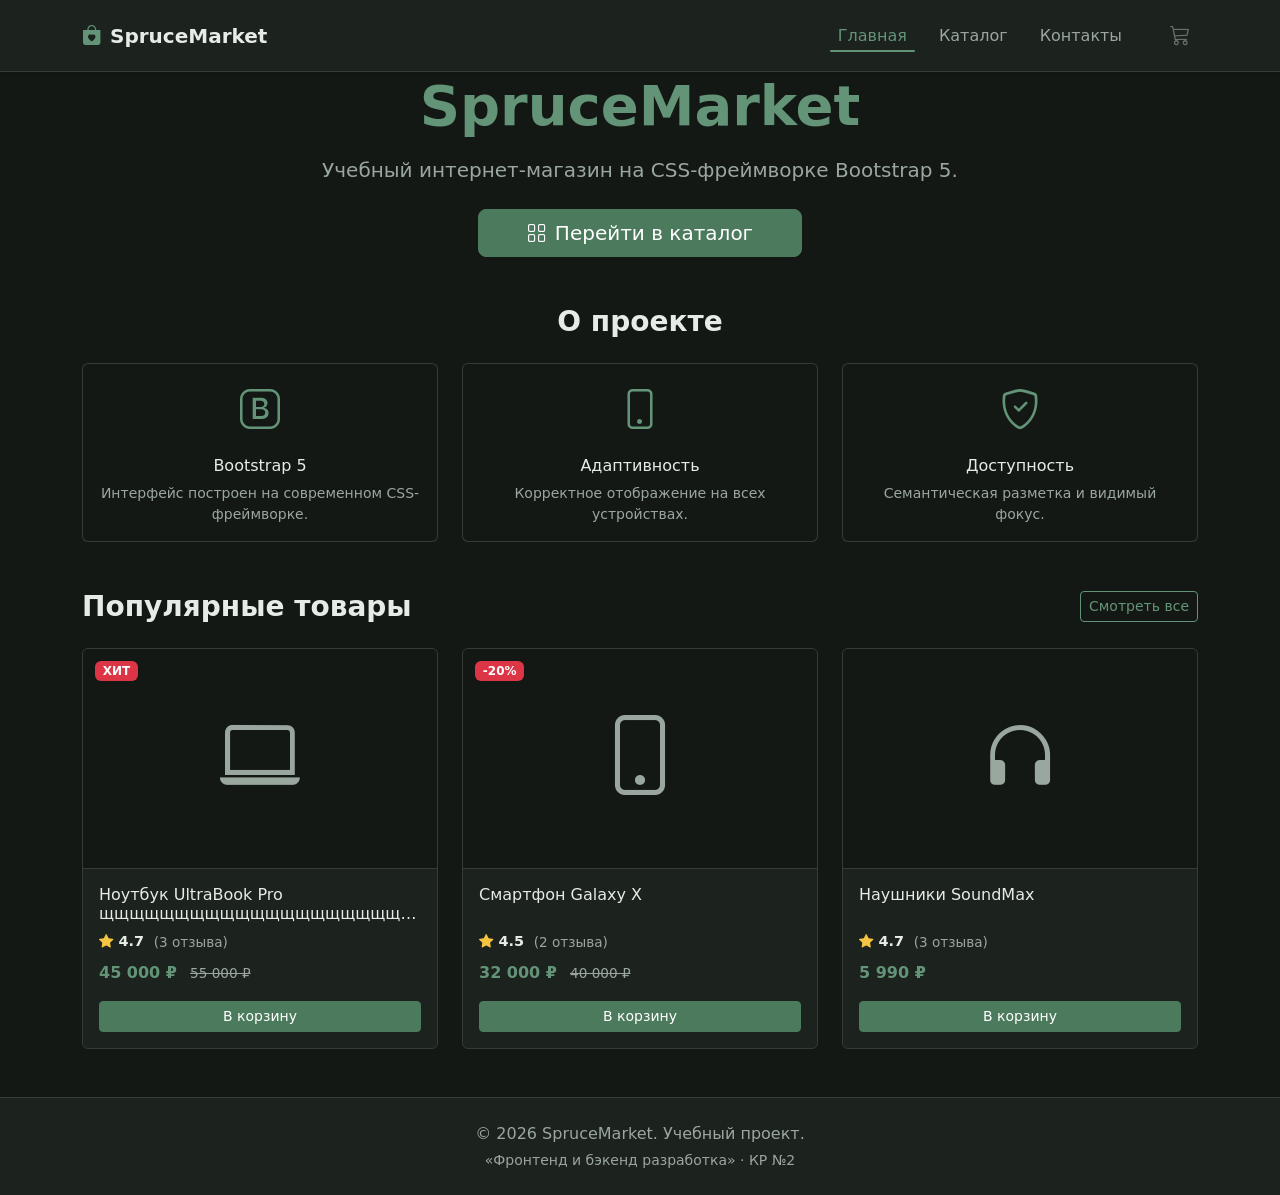
<file: index.html>
<!DOCTYPE html>
<html lang="ru" data-bs-theme="dark">
<head>
  <meta charset="UTF-8">
  <meta name="viewport" content="width=device-width, initial-scale=1.0">
  <meta name="description" content="SpruceMarket — учебный маркетплейс. КР №2">
  <title>Главная — SpruceMarket</title>
  <link href="https://cdn.jsdelivr.net/npm/bootstrap@5.3.2/dist/css/bootstrap.min.css" rel="stylesheet">
  <link rel="stylesheet" href="https://cdn.jsdelivr.net/npm/bootstrap-icons@1.11.1/font/bootstrap-icons.css">
  <link rel="stylesheet" href="css/custom.css">
</head>
<body>

  <nav class="navbar navbar-expand-lg fixed-top shadow-sm site-navbar" aria-label="Основная навигация">
    <div class="container">
      <a class="navbar-brand site-navbar__brand" href="index.html">
        <i class="bi bi-bag-heart-fill me-2"></i>SpruceMarket
      </a>
      <button class="navbar-toggler site-navbar__toggler" type="button" data-bs-toggle="collapse" data-bs-target="#mainNavbar"
              aria-controls="mainNavbar" aria-expanded="false" aria-label="Открыть меню">
        <span class="navbar-toggler-icon"></span>
      </button>
      <div class="collapse navbar-collapse" id="mainNavbar">
        <ul class="navbar-nav ms-auto align-items-lg-center gap-lg-3">
          <li class="nav-item"><a class="nav-link site-navbar__link" href="index.html">Главная</a></li>
          <li class="nav-item"><a class="nav-link site-navbar__link" href="catalog.html">Каталог</a></li>
          <li class="nav-item"><a class="nav-link site-navbar__link" href="contacts.html">Контакты</a></li>
          <li class="nav-item ms-lg-3">
            <a class="nav-link site-navbar__cart d-flex align-items-center" href="order.html" aria-label="Корзина">
              <i class="bi bi-cart3 fs-5"></i>
              <span id="cart-count" class="badge rounded-pill bg-danger ms-1" style="display: none;">0</span>
            </a>
          </li>
        </ul>
      </div>
    </div>
  </nav>

  <main>
    <section class="hero text-center">
      <div class="container">
        <h1 class="display-4 fw-bold mb-3" style="color: var(--accent-hover);">SpruceMarket</h1>
        <p class="lead text-muted mb-4 mx-auto" style="max-width: 700px;">
          Учебный интернет-магазин на CSS-фреймворке Bootstrap 5.
        </p>
        <a href="catalog.html" class="btn btn-primary btn-lg px-5">
          <i class="bi bi-grid me-2"></i>Перейти в каталог
        </a>
      </div>
    </section>

    <section class="container my-5" id="advantages">
      <h2 class="h3 fw-bold mb-4 text-center">О проекте</h2>
      <div class="row row-cols-1 row-cols-md-3 g-4">
        <div class="col">
          <div class="card h-100 p-3 text-center">
            <i class="bi bi-bootstrap fs-1 d-block mb-3" style="color: var(--accent-hover);"></i>
            <h3 class="h6">Bootstrap 5</h3>
            <p class="text-muted small mb-0">Интерфейс построен на современном CSS-фреймворке.</p>
          </div>
        </div>
        <div class="col">
          <div class="card h-100 p-3 text-center">
            <i class="bi bi-phone fs-1 d-block mb-3" style="color: var(--accent-hover);"></i>
            <h3 class="h6">Адаптивность</h3>
            <p class="text-muted small mb-0">Корректное отображение на всех устройствах.</p>
          </div>
        </div>
        <div class="col">
          <div class="card h-100 p-3 text-center">
            <i class="bi bi-shield-check fs-1 d-block mb-3" style="color: var(--accent-hover);"></i>
            <h3 class="h6">Доступность</h3>
            <p class="text-muted small mb-0">Семантическая разметка и видимый фокус.</p>
          </div>
        </div>
      </div>
    </section>

    <section class="container pb-5" id="popular">
      <div class="d-flex justify-content-between align-items-center mb-4">
        <h2 class="h3 fw-bold mb-0">Популярные товары</h2>
        <a href="catalog.html" class="btn btn-outline-primary btn-sm">Смотреть все</a>
      </div>
      <div class="row row-cols-1 row-cols-md-3 g-4" id="popular-grid">
        <!-- Карточки генерируются через JavaScript -->
      </div>
    </section>
  </main>

  <footer class="site-footer py-4" id="contacts">
    <div class="container text-center">
      <p class="mb-1">&copy; 2026 SpruceMarket. Учебный проект.</p>
      <p class="mb-0 small site-footer__text">«Фронтенд и бэкенд разработка» · КР №2</p>
    </div>
  </footer>

  <button id="backToTop" class="back-to-top" type="button" aria-label="Вернуться наверх">
    <i class="bi bi-arrow-up"></i>
  </button>

  <div class="modal fade" id="orderModal" tabindex="-1" aria-labelledby="orderModalLabel" aria-hidden="true">
    <div class="modal-dialog modal-dialog-centered">
      <div class="modal-content">
        <div class="modal-header">
          <h5 class="modal-title" id="orderModalLabel">Оформление заказа</h5>
          <button type="button" class="btn-close" data-bs-dismiss="modal" aria-label="Закрыть"></button>
        </div>
        <div class="modal-body">
          <form id="orderForm" class="needs-validation" novalidate>
            <input type="hidden" id="selectedProduct" name="product">
            <div class="mb-3">
              <label for="orderName" class="form-label">Ваше имя</label>
              <input type="text" class="form-control" id="orderName" required minlength="2">
              <div class="invalid-feedback">Введите имя (минимум 2 символа).</div>
            </div>
            <div class="mb-3">
              <label for="orderPhone" class="form-label">Телефон</label>
              <input type="tel" class="form-control" id="orderPhone" placeholder="+7 (999) 000-00-00" pattern="^\+7 \(\d{3}\) \d{3}-\d{2}-\d{2}$" required>
              <div class="invalid-feedback">Формат: +7 (999) 000-00-00</div>
            </div>
            <div class="mb-3 form-check">
              <input type="checkbox" class="form-check-input" id="orderAgreement" required>
              <label class="form-check-label" for="orderAgreement">Согласен на обработку персональных данных</label>
              <div class="invalid-feedback">Необходимо ваше согласие.</div>
            </div>
            <button type="submit" class="btn btn-primary w-100">Подтвердить заказ</button>
          </form>
        </div>
      </div>
    </div>
  </div>

  <div class="toast-container">
    <div id="successToast" class="toast align-items-center text-white border-0" role="alert">
      <div class="d-flex">
        <div class="toast-body"><i class="bi bi-check-circle-fill me-2"></i>Заказ успешно оформлен!</div>
        <button type="button" class="btn-close btn-close-white me-2 m-auto" data-bs-dismiss="toast"></button>
      </div>
    </div>
  </div>

  <script src="https://cdn.jsdelivr.net/npm/bootstrap@5.3.2/dist/js/bootstrap.bundle.min.js"></script>
  <script src="js/products.js"></script>
  <script src="js/cart.js"></script>
  <script src="js/main.js"></script>
</body>
</html>
</file>
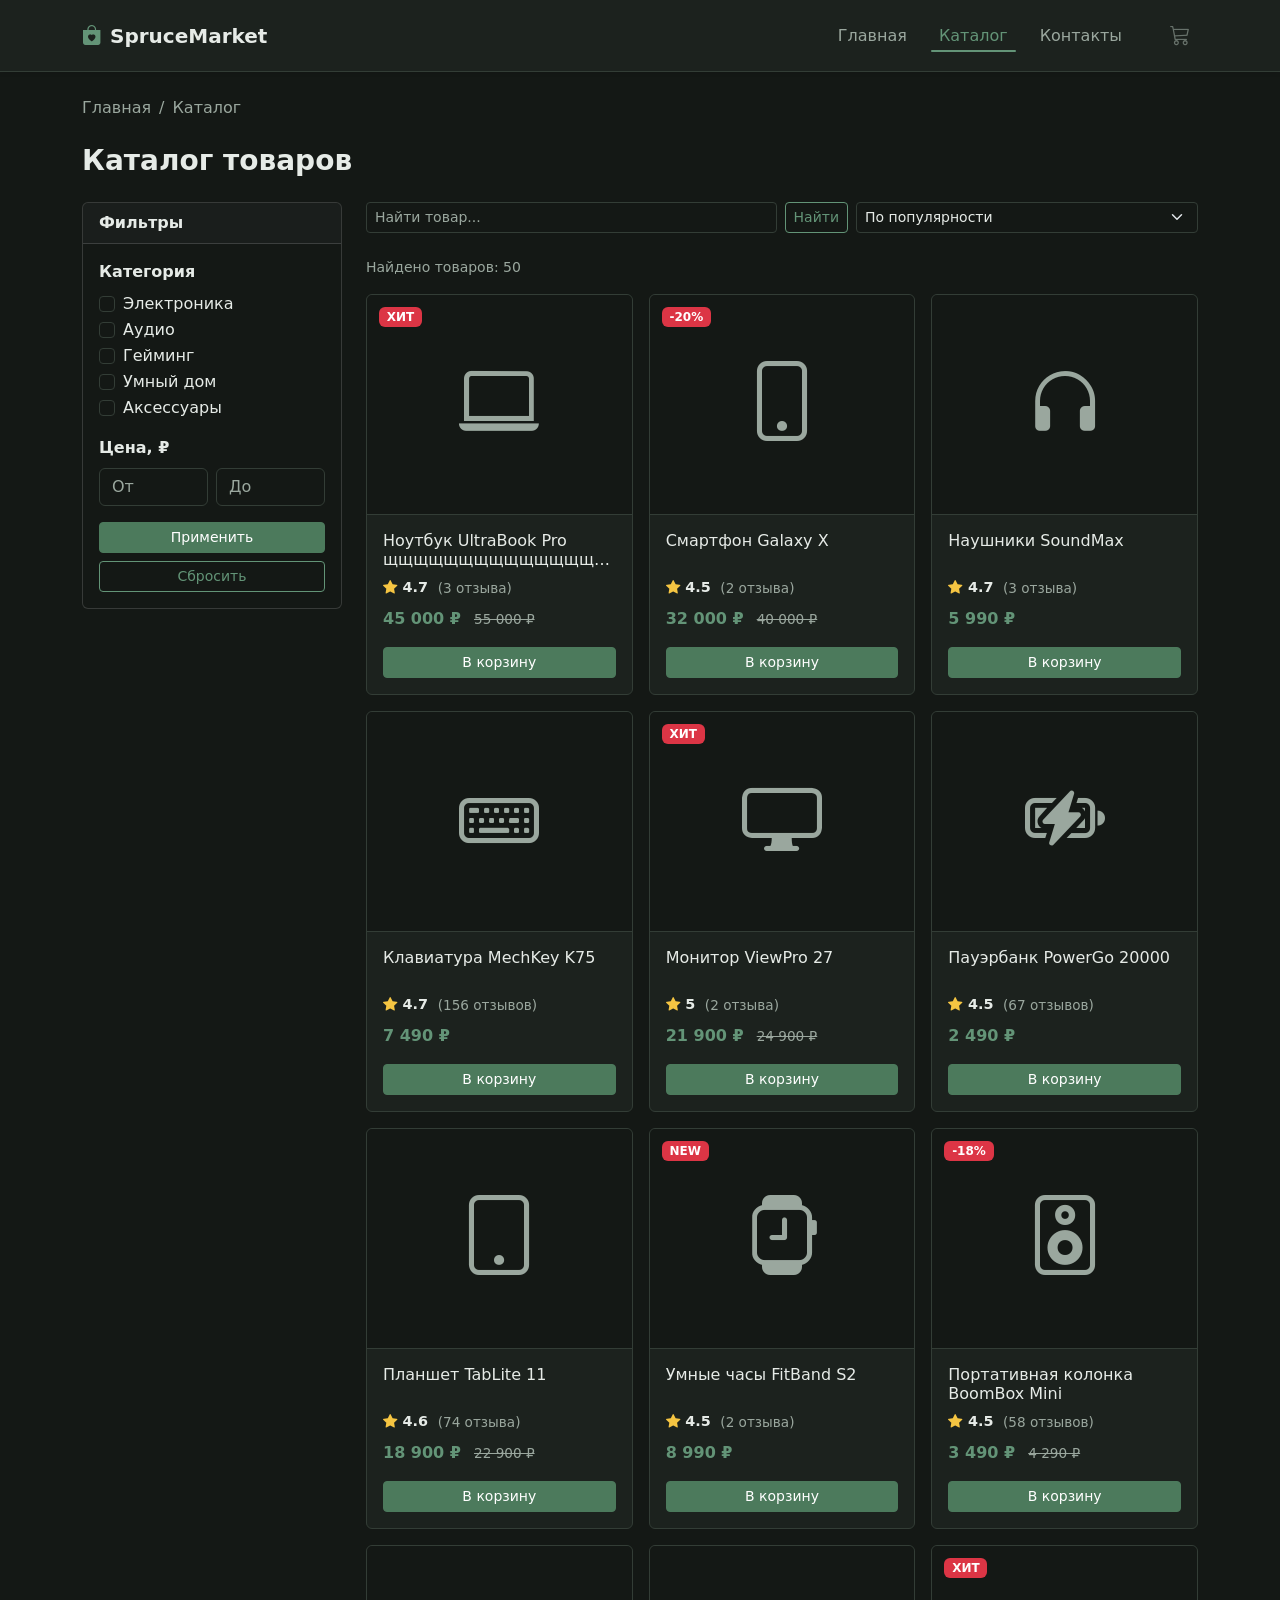
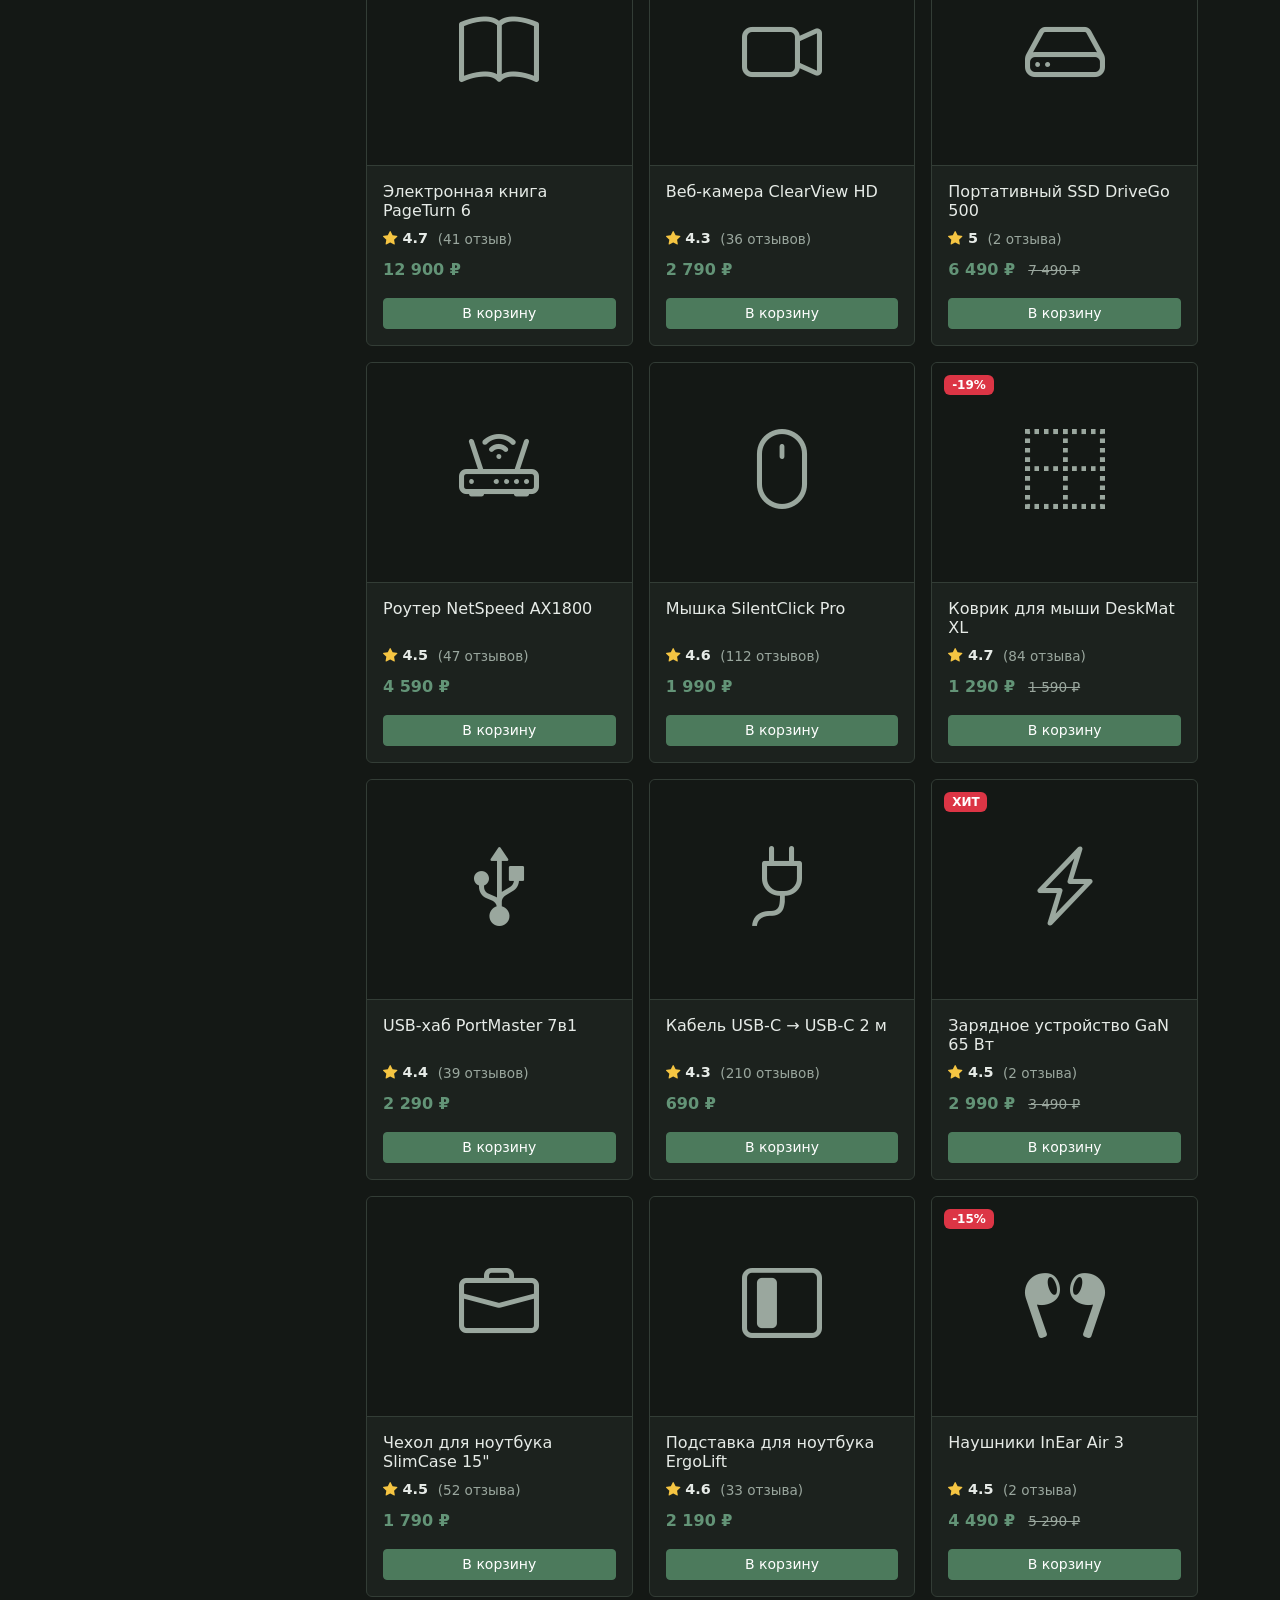
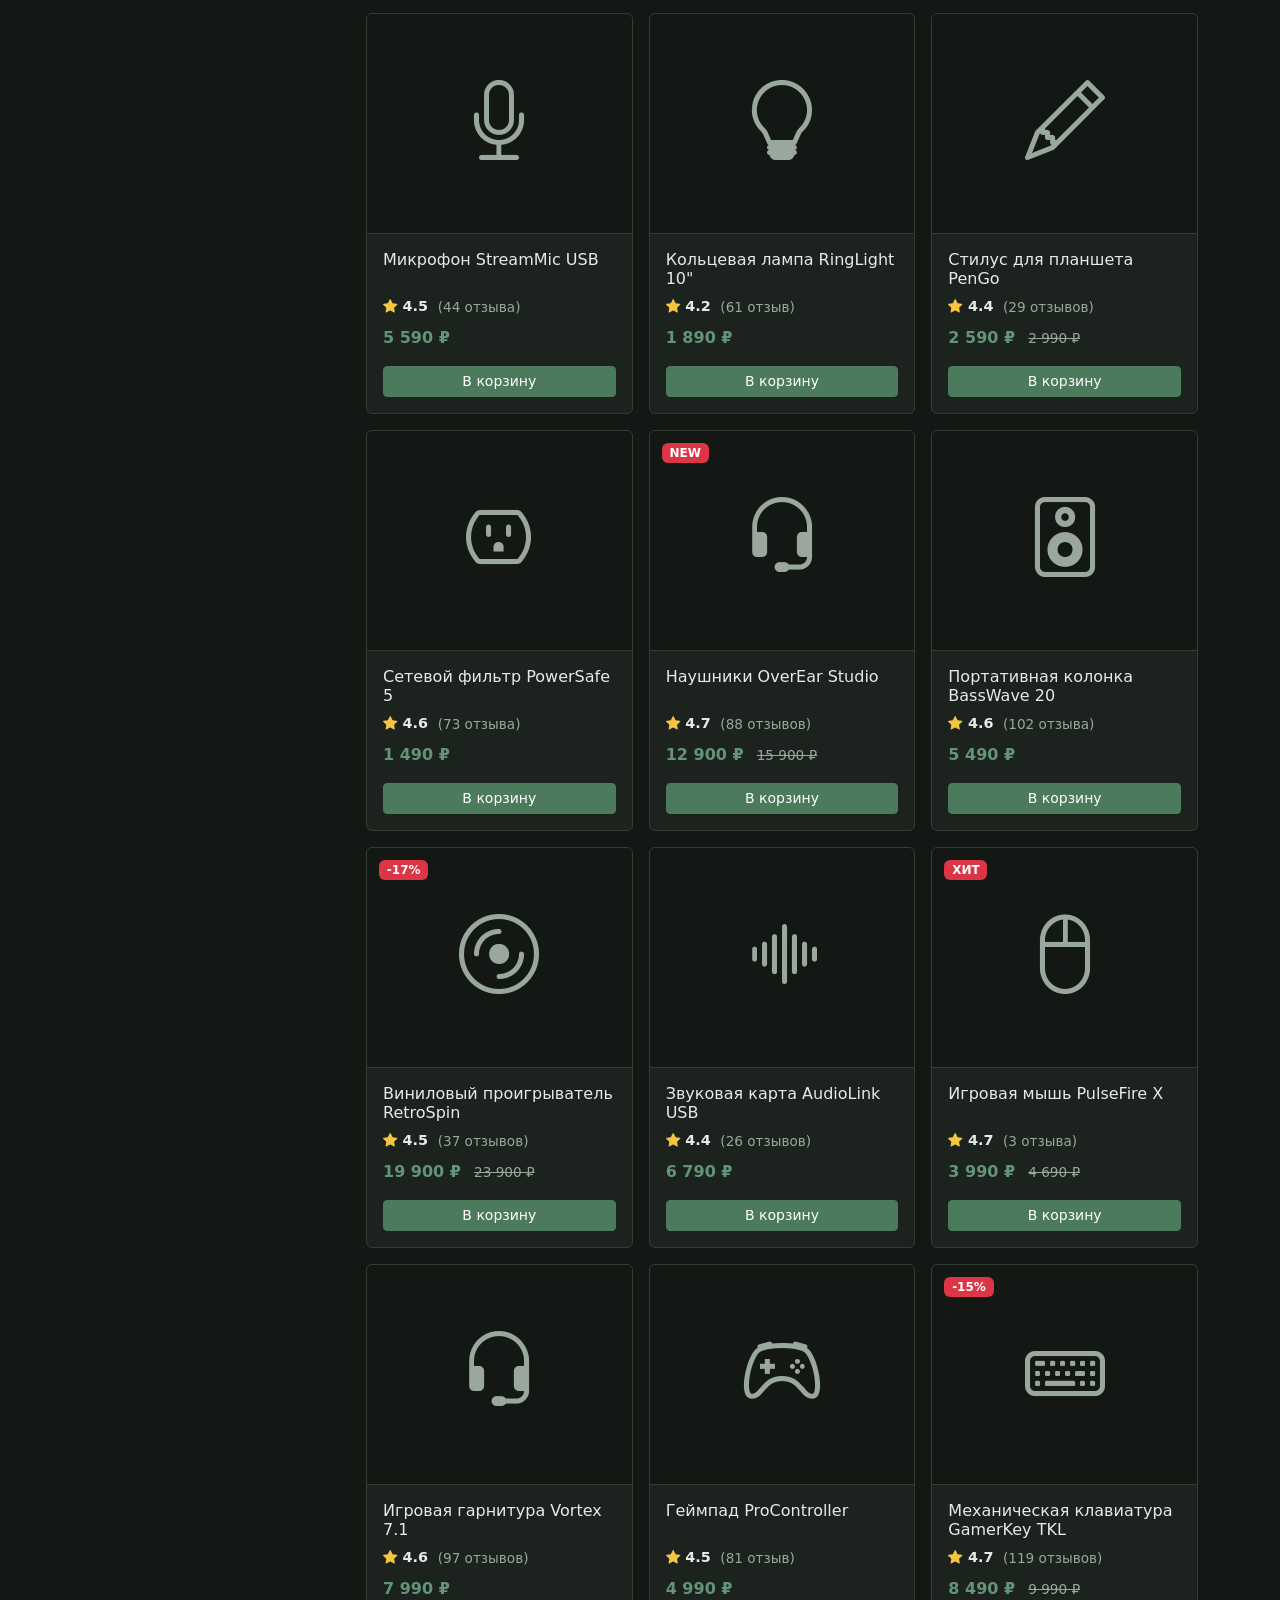
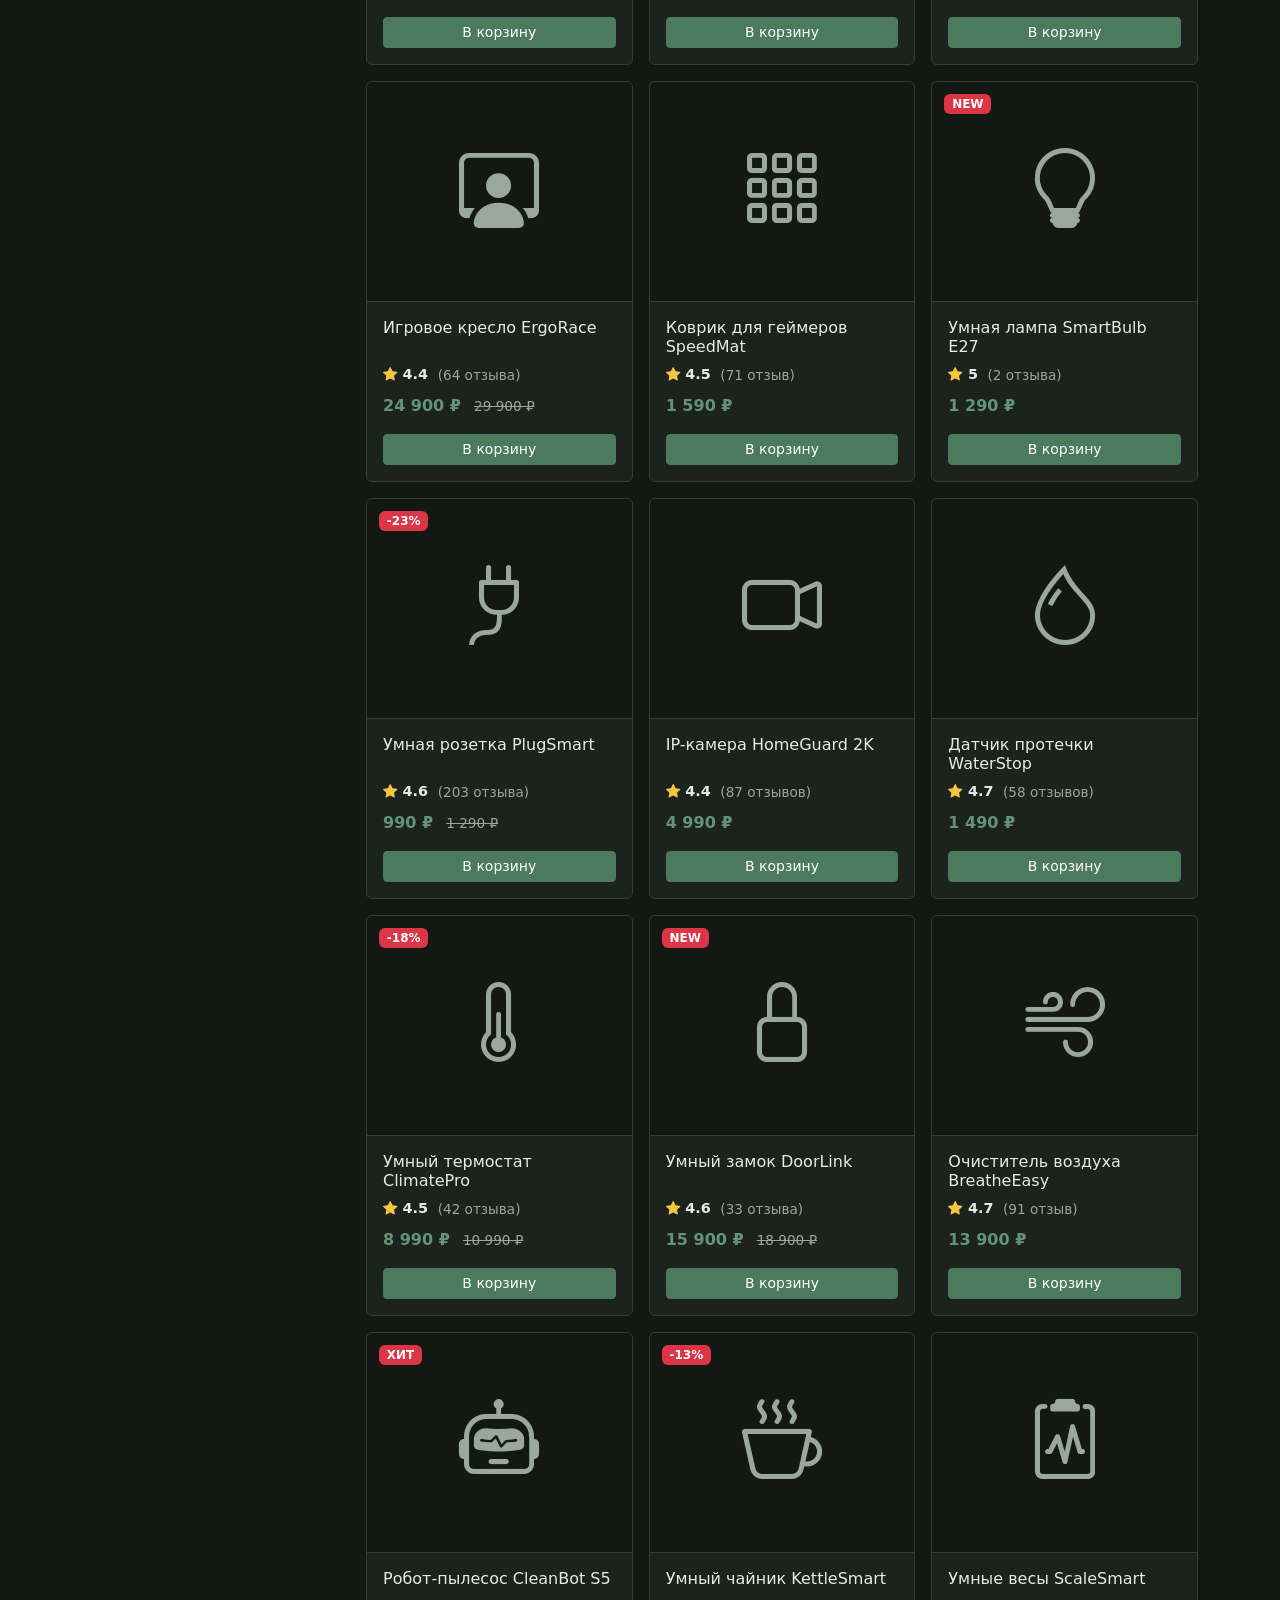
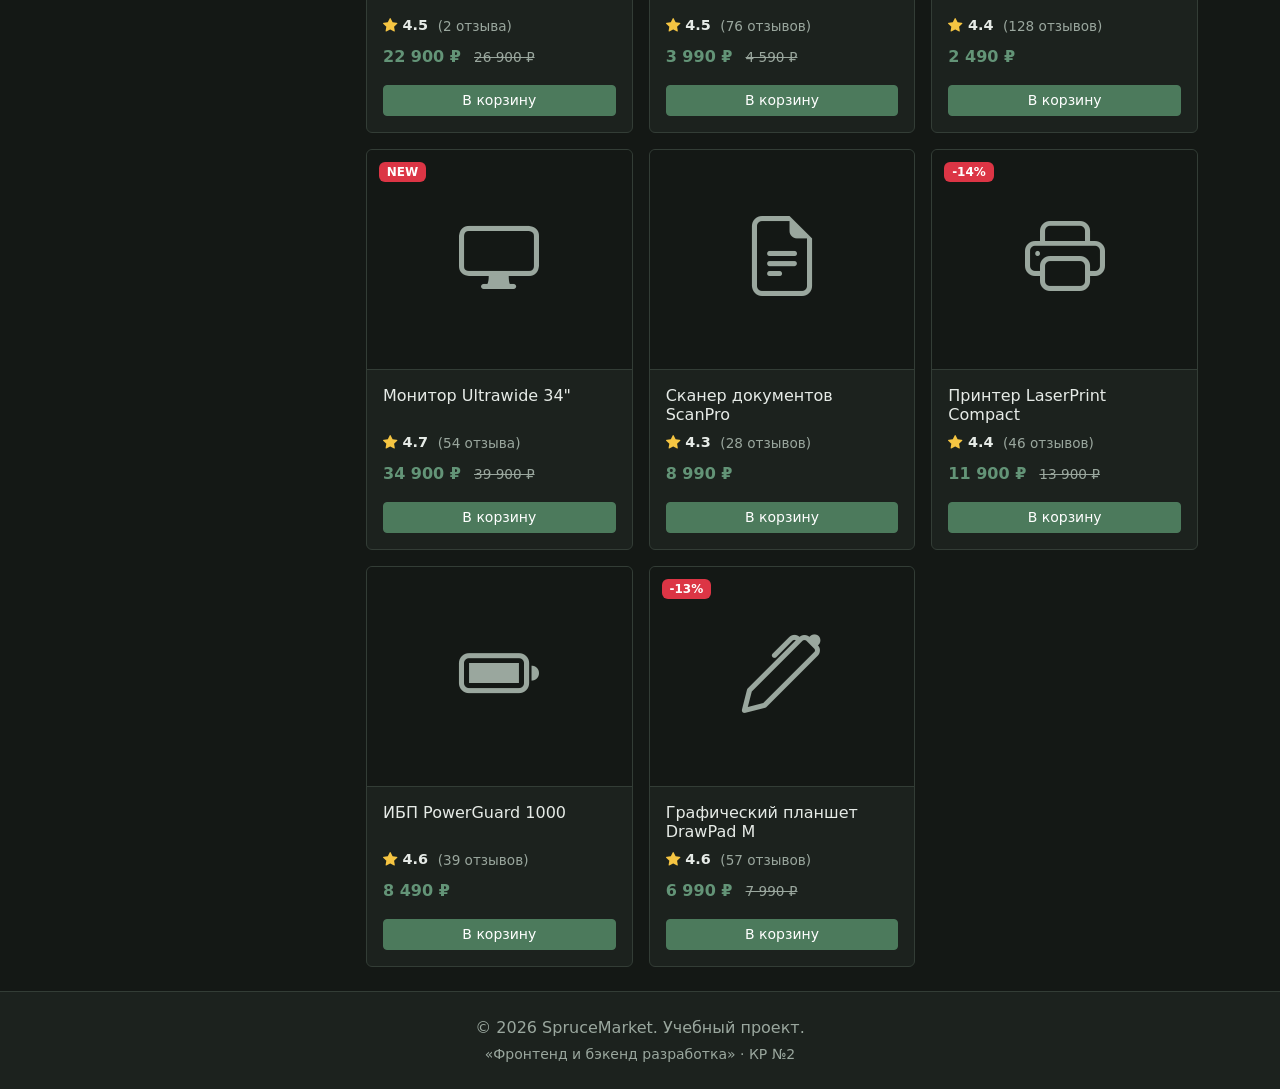
<file: catalog.html>
<!DOCTYPE html>
<html lang="ru" data-bs-theme="dark">
<head>
  <meta charset="UTF-8">
  <meta name="viewport" content="width=device-width, initial-scale=1.0">
  <meta name="description" content="Каталог товаров учебного интернет-магазина SpruceMarket.">
  <title>Каталог — SpruceMarket</title>
  <link href="https://cdn.jsdelivr.net/npm/bootstrap@5.3.2/dist/css/bootstrap.min.css" rel="stylesheet">
  <link rel="stylesheet" href="https://cdn.jsdelivr.net/npm/bootstrap-icons@1.11.1/font/bootstrap-icons.css">
  <link rel="stylesheet" href="css/custom.css">
</head>
<body>

  <nav class="navbar navbar-expand-lg fixed-top shadow-sm site-navbar" aria-label="Основная навигация">
    <div class="container">
      <a class="navbar-brand site-navbar__brand" href="index.html">
        <i class="bi bi-bag-heart-fill me-2"></i>SpruceMarket
      </a>
      <button class="navbar-toggler site-navbar__toggler" type="button" data-bs-toggle="collapse" data-bs-target="#mainNavbar"
              aria-controls="mainNavbar" aria-expanded="false" aria-label="Открыть меню">
        <span class="navbar-toggler-icon"></span>
      </button>
      <div class="collapse navbar-collapse" id="mainNavbar">
        <ul class="navbar-nav ms-auto align-items-lg-center gap-lg-3">
          <li class="nav-item"><a class="nav-link site-navbar__link" href="index.html">Главная</a></li>
          <li class="nav-item"><a class="nav-link site-navbar__link" href="catalog.html">Каталог</a></li>
          <li class="nav-item"><a class="nav-link site-navbar__link" href="contacts.html">Контакты</a></li>
          <li class="nav-item ms-lg-3">
            <a class="nav-link site-navbar__cart d-flex align-items-center" href="order.html" aria-label="Корзина">
              <i class="bi bi-cart3 fs-5"></i>
              <span id="cart-count" class="badge rounded-pill bg-danger ms-1" style="display: none;">0</span>
            </a>
          </li>
        </ul>
      </div>
    </div>
  </nav>

  <main class="container my-4">
    <nav aria-label="breadcrumb" class="mb-4">
      <ol class="breadcrumb mb-0">
        <li class="breadcrumb-item"><a href="index.html" class="text-decoration-none breadcrumbs__link">Главная</a></li>
        <li class="breadcrumb-item active breadcrumbs__current">Каталог</li>
      </ol>
    </nav>

    <h1 class="h3 fw-bold mb-4">Каталог товаров</h1>

    <section class="catalog">
      <aside class="catalog__filters">
        <div class="card catalog__sidebar">
          <div class="card-header fw-bold">Фильтры</div>
          <div class="card-body">
            <form id="filters-form">
              <div class="mb-3">
                <label class="form-label fw-semibold">Категория</label>
                <div class="form-check">
                  <input class="form-check-input" type="checkbox" name="category" value="electronics" id="cat-electronics">
                  <label class="form-check-label" for="cat-electronics">Электроника</label>
                </div>
                <div class="form-check">
                  <input class="form-check-input" type="checkbox" name="category" value="audio" id="cat-audio">
                  <label class="form-check-label" for="cat-audio">Аудио</label>
                </div>
                <div class="form-check">
                  <input class="form-check-input" type="checkbox" name="category" value="gaming" id="cat-gaming">
                  <label class="form-check-label" for="cat-gaming">Гейминг</label>
                </div>
                <div class="form-check">
                  <input class="form-check-input" type="checkbox" name="category" value="smart-home" id="cat-smart-home">
                  <label class="form-check-label" for="cat-smart-home">Умный дом</label>
                </div>
                <div class="form-check">
                  <input class="form-check-input" type="checkbox" name="category" value="accessories" id="cat-accessories">
                  <label class="form-check-label" for="cat-accessories">Аксессуары</label>
                </div>
              </div>
              <div class="mb-3">
                <label class="form-label fw-semibold">Цена, ₽</label>
                <div class="d-flex gap-2">
                  <input type="number" class="form-control" id="price-from" placeholder="От">
                  <input type="number" class="form-control" id="price-to" placeholder="До">
                </div>
              </div>
              <button type="submit" class="btn btn-primary btn-sm w-100 mb-2">Применить</button>
              <button type="button" id="filters-reset" class="btn btn-outline-primary btn-sm w-100">Сбросить</button>
            </form>
          </div>
        </div>
      </aside>

      <div class="catalog__products">
        <div class="row g-2 align-items-center mb-4">
          <div class="col-sm-7">
            <form class="d-flex gap-2" role="search" onsubmit="return false;">
              <input class="form-control form-control-sm" type="search" id="catalog-search" placeholder="Найти товар...">
              <button class="btn btn-outline-primary btn-sm" type="submit">Найти</button>
            </form>
          </div>
          <div class="col-sm-5">
            <select class="form-select form-select-sm" id="catalog-sort">
              <option value="popular">По популярности</option>
              <option value="price-asc">Сначала дешевые</option>
              <option value="price-desc">Сначала дорогие</option>
            </select>
          </div>
        </div>

        <p class="small text-muted mb-3">Найдено товаров: <span id="catalog-count">50</span></p>

        <div class="catalog__grid" id="catalog-grid">
          <!-- Карточки генерируются через JavaScript -->
        </div>

        <div class="alert alert-secondary mt-4" id="catalog-empty" style="display: none;">
          Ничего не найдено. Измените запрос или сбросьте фильтры.
        </div>
      </div>
    </section>
  </main>

  <footer class="site-footer py-4">
    <div class="container text-center">
      <p class="mb-1">&copy; 2026 SpruceMarket. Учебный проект.</p>
      <p class="mb-0 small site-footer__text">«Фронтенд и бэкенд разработка» · КР №2</p>
    </div>
  </footer>

  <button id="backToTop" class="back-to-top" type="button" aria-label="Вернуться наверх">
    <i class="bi bi-arrow-up"></i>
  </button>

  <div class="modal fade" id="orderModal" tabindex="-1" aria-labelledby="orderModalLabel" aria-hidden="true">
    <div class="modal-dialog modal-dialog-centered">
      <div class="modal-content">
        <div class="modal-header">
          <h5 class="modal-title" id="orderModalLabel">Оформление заказа</h5>
          <button type="button" class="btn-close" data-bs-dismiss="modal" aria-label="Закрыть"></button>
        </div>
        <div class="modal-body">
          <form id="orderForm" class="needs-validation" novalidate>
            <input type="hidden" id="selectedProduct" name="product">
            <div class="mb-3">
              <label for="orderName" class="form-label">Ваше имя</label>
              <input type="text" class="form-control" id="orderName" required minlength="2">
              <div class="invalid-feedback">Введите имя (минимум 2 символа).</div>
            </div>
            <div class="mb-3">
              <label for="orderPhone" class="form-label">Телефон</label>
              <input type="tel" class="form-control" id="orderPhone" placeholder="+7 (999) 000-00-00" pattern="^\+7 \(\d{3}\) \d{3}-\d{2}-\d{2}$" required>
              <div class="invalid-feedback">Формат: +7 (999) 000-00-00</div>
            </div>
            <div class="mb-3 form-check">
              <input type="checkbox" class="form-check-input" id="orderAgreement" required>
              <label class="form-check-label" for="orderAgreement">Согласен на обработку персональных данных</label>
              <div class="invalid-feedback">Необходимо ваше согласие.</div>
            </div>
            <button type="submit" class="btn btn-primary w-100">Подтвердить заказ</button>
          </form>
        </div>
      </div>
    </div>
  </div>

  <div class="toast-container">
    <div id="successToast" class="toast align-items-center text-white border-0" role="alert">
      <div class="d-flex">
        <div class="toast-body"><i class="bi bi-check-circle-fill me-2"></i>Товар добавлен в корзину!</div>
        <button type="button" class="btn-close btn-close-white me-2 m-auto" data-bs-dismiss="toast"></button>
      </div>
    </div>
  </div>

  <script src="https://cdn.jsdelivr.net/npm/bootstrap@5.3.2/dist/js/bootstrap.bundle.min.js"></script>
  <script src="js/products.js"></script>
  <script src="js/cart.js"></script>
  <script src="js/main.js"></script>
</body>
</html>
</file>
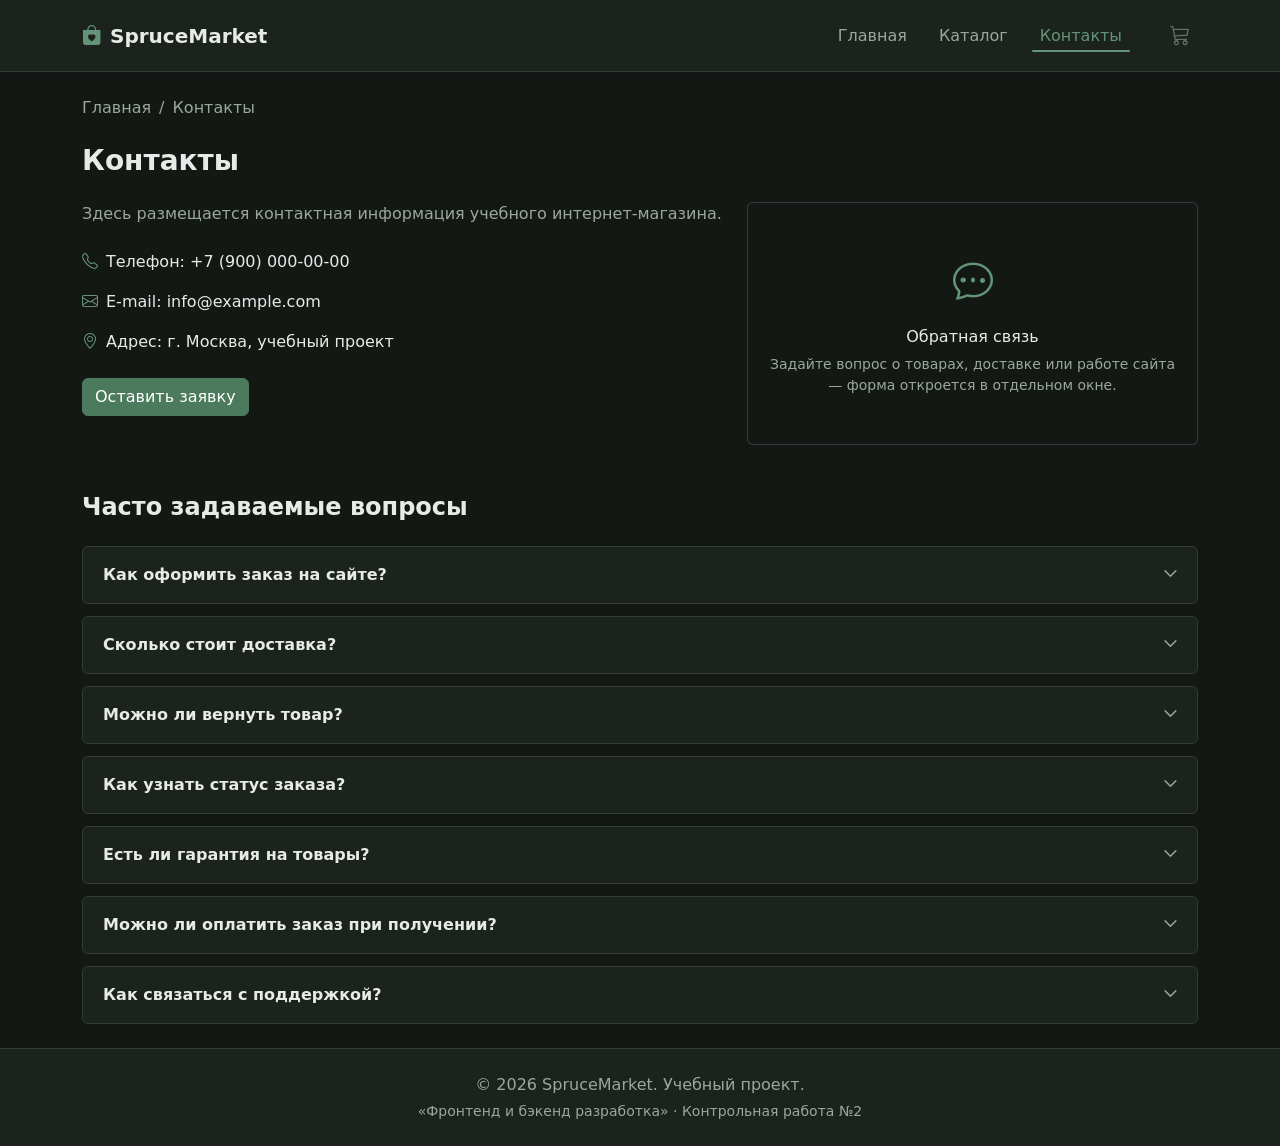
<file: contacts.html>
<!DOCTYPE html>
<html lang="ru" data-bs-theme="dark">
<head>
  <meta charset="UTF-8">
  <meta name="viewport" content="width=device-width, initial-scale=1.0">
  <meta name="description" content="Контакты, форма обратной связи и ответы на частые вопросы SpruceMarket.">
  <title>Контакты — SpruceMarket</title>
  <link href="https://cdn.jsdelivr.net/npm/bootstrap@5.3.2/dist/css/bootstrap.min.css" rel="stylesheet">
  <link rel="stylesheet" href="https://cdn.jsdelivr.net/npm/bootstrap-icons@1.11.1/font/bootstrap-icons.css">
  <link rel="stylesheet" href="css/custom.css">
</head>
<body>

<nav class="navbar navbar-expand-lg fixed-top shadow-sm site-navbar" aria-label="Основная навигация">
  <div class="container">
    <a class="navbar-brand site-navbar__brand" href="index.html">
      <i class="bi bi-bag-heart-fill me-2"></i>SpruceMarket
    </a>
    <button class="navbar-toggler site-navbar__toggler" type="button" data-bs-toggle="collapse" data-bs-target="#mainNavbar"
            aria-controls="mainNavbar" aria-expanded="false" aria-label="Открыть меню">
      <span class="navbar-toggler-icon"></span>
    </button>
    <div class="collapse navbar-collapse" id="mainNavbar">
      <ul class="navbar-nav ms-auto align-items-lg-center gap-lg-3">
        <li class="nav-item"><a class="nav-link site-navbar__link" href="index.html">Главная</a></li>
        <li class="nav-item"><a class="nav-link site-navbar__link" href="catalog.html">Каталог</a></li>
        <li class="nav-item"><a class="nav-link site-navbar__link" href="contacts.html">Контакты</a></li>
        <li class="nav-item ms-lg-3">
          <a class="nav-link site-navbar__cart d-flex align-items-center" href="order.html" aria-label="Корзина">
            <i class="bi bi-cart3 fs-5"></i>
            <span id="cart-count" class="badge rounded-pill bg-danger ms-1" style="display: none;">0</span>
          </a>
        </li>
      </ul>
    </div>
  </div>
</nav>

<main class="container my-4">
  <nav aria-label="Хлебные крошки" class="mb-4">
    <ol class="breadcrumb mb-0">
      <li class="breadcrumb-item"><a href="index.html" class="text-decoration-none breadcrumbs__link">Главная</a></li>
      <li class="breadcrumb-item active breadcrumbs__current" aria-current="page">Контакты</li>
    </ol>
  </nav>

  <h1 class="h3 fw-bold mb-4">Контакты</h1>

  <div class="row g-4">
    <div class="col-lg-7">
      <p class="text-muted mb-4">Здесь размещается контактная информация учебного интернет-магазина.</p>

      <ul class="list-unstyled mb-4">
        <li class="mb-3"><i class="bi bi-telephone me-2" style="color: var(--accent-hover);"></i>Телефон: +7 (900) 000-00-00</li>
        <li class="mb-3"><i class="bi bi-envelope me-2" style="color: var(--accent-hover);"></i>E-mail: info@example.com</li>
        <li class="mb-3"><i class="bi bi-geo-alt me-2" style="color: var(--accent-hover);"></i>Адрес: г. Москва, учебный проект</li>
      </ul>

      <button type="button" class="btn btn-primary" data-bs-toggle="modal" data-bs-target="#contactModal">
        Оставить заявку
      </button>
    </div>

    <div class="col-lg-5">
      <div class="card">
        <div class="card-body text-center py-5">
          <i class="bi bi-chat-dots fs-1 d-block mb-3" style="color: var(--accent-hover);"></i>
          <h2 class="h6">Обратная связь</h2>
          <p class="text-muted small mb-0">
            Задайте вопрос о товарах, доставке или работе сайта — форма откроется в отдельном окне.
          </p>
        </div>
      </div>
    </div>
  </div>

  <!-- ЧАСТО ЗАДАВАЕМЫЕ ВОПРОСЫ -->
  <section class="mt-5" aria-labelledby="faq-heading">
    <h2 class="h4 fw-bold mb-4" id="faq-heading">Часто задаваемые вопросы</h2>

    <div class="faq">
      <details class="faq__item">
        <summary class="faq__question">Как оформить заказ на сайте?</summary>
        <div class="faq__answer">
          Выберите товар в каталоге, нажмите «В корзину», затем перейдите в корзину и заполните форму заказа. После отправки формы вы получите подтверждение.
        </div>
      </details>

      <details class="faq__item">
        <summary class="faq__question">Сколько стоит доставка?</summary>
        <div class="faq__answer">
          Доставка по России рассчитывается индивидуально при оформлении заказа. В учебном проекте стоимость доставки не взимается.
        </div>
      </details>

      <details class="faq__item">
        <summary class="faq__question">Можно ли вернуть товар?</summary>
        <div class="faq__answer">
          Да, в течение 14 дней с момента получения, при сохранении товарного вида и упаковки. Для возврата свяжитесь с нами по телефону или электронной почте.
        </div>
      </details>

      <details class="faq__item">
        <summary class="faq__question">Как узнать статус заказа?</summary>
        <div class="faq__answer">
          После оформления заказа мы отправляем уведомление на указанный e-mail. Также статус можно уточнить по телефону горячей линии.
        </div>
      </details>

      <details class="faq__item">
        <summary class="faq__question">Есть ли гарантия на товары?</summary>
        <div class="faq__answer">
          На все товары действует гарантия производителя от 6 месяцев до 3 лет — точный срок указан в характеристиках товара.
        </div>
      </details>

      <details class="faq__item">
        <summary class="faq__question">Можно ли оплатить заказ при получении?</summary>
        <div class="faq__answer">
          Да, доступна оплата наличными или картой при получении в пункте выдачи. Также можно оплатить онлайн при оформлении заказа.
        </div>
      </details>

      <details class="faq__item">
        <summary class="faq__question">Как связаться с поддержкой?</summary>
        <div class="faq__answer">
          Позвоните по телефону +7 (900) 000-00-00 или напишите на info@example.com. Мы отвечаем в рабочие дни с 9:00 до 18:00.
        </div>
      </details>
    </div>
  </section>
</main>

<footer class="site-footer py-4">
  <div class="container text-center">
    <p class="mb-1">&copy; 2026 SpruceMarket. Учебный проект.</p>
    <p class="mb-0 small site-footer__text">«Фронтенд и бэкенд разработка» · Контрольная работа №2</p>
  </div>
</footer>

<div class="modal fade" id="contactModal" tabindex="-1" aria-labelledby="contactModalLabel" aria-hidden="true"
     data-bs-backdrop="true" data-bs-keyboard="true">
  <div class="modal-dialog modal-dialog-centered">
    <div class="modal-content">
      <div class="modal-header">
        <h2 class="modal-title h5" id="contactModalLabel">Обратная связь</h2>
        <button type="button" class="btn-close" data-bs-dismiss="modal" aria-label="Закрыть"></button>
      </div>
      <div class="modal-body">
        <form id="contact-form" data-validate data-success="Форма успешно принята" novalidate>
          <div class="mb-3">
            <label class="form-label" for="contact-name">Имя</label>
            <input class="form-control" type="text" id="contact-name" name="name" minlength="2" required>
            <div class="invalid-feedback">Введите имя: минимум 2 символа.</div>
          </div>

          <div class="mb-3">
            <label class="form-label" for="contact-email">Почта</label>
            <input class="form-control" type="email" id="contact-email" name="email" placeholder="example@mail.ru" required>
            <div class="invalid-feedback">Введите корректный адрес почты.</div>
          </div>

          <div class="mb-3">
            <label class="form-label" for="contact-phone">Телефон</label>
            <input class="form-control" type="tel" id="contact-phone" name="phone"
                   placeholder="+7 (900) 000-00-00" pattern="^\+7 \(\d{3}\) \d{3}-\d{2}-\d{2}$" required>
            <div class="invalid-feedback">Формат номера: +7 (900) 000-00-00</div>
          </div>
          <div class="mb-3">
            <label class="form-label" for="contact-comment">Комментарий (текст заявки)</label>
            <textarea class="form-control" id="contact-comment" name="comment" rows="3" minlength="10" required></textarea>
            <div class="invalid-feedback">Опишите вопрос: минимум 10 символов.</div>
          </div>

          <!-- НОВОЕ: оценка сайта -->
          <div class="mb-3">
            <span class="form-label d-block">Оцените удобство сайта</span>
            <div class="rating" id="contact-rating" role="radiogroup" aria-label="Оценка удобства сайта от 1 до 5">
              <button type="button" class="rating__star" data-value="1" role="radio" aria-checked="false" aria-label="1 из 5">
                <i class="bi bi-star-fill"></i>
              </button>
              <button type="button" class="rating__star" data-value="2" role="radio" aria-checked="false" aria-label="2 из 5">
                <i class="bi bi-star-fill"></i>
              </button>
              <button type="button" class="rating__star" data-value="3" role="radio" aria-checked="false" aria-label="3 из 5">
                <i class="bi bi-star-fill"></i>
              </button>
              <button type="button" class="rating__star" data-value="4" role="radio" aria-checked="false" aria-label="4 из 5">
                <i class="bi bi-star-fill"></i>
              </button>
              <button type="button" class="rating__star" data-value="5" role="radio" aria-checked="false" aria-label="5 из 5">
                <i class="bi bi-star-fill"></i>
              </button>
            </div>
            <input type="hidden" id="contact-rating-value" name="rating" value="">
            <p class="rating__hint" id="contact-rating-hint" aria-live="polite"></p>
          </div>

          <!-- НОВОЕ: источник -->
          <div class="mb-3">
            <span class="form-label d-block">Как вы о нас узнали?</span>
            <div class="chips" id="contact-source" role="group" aria-label="Как вы о нас узнали">
              <button type="button" class="chips__item" data-value="search">Поиск</button>
              <button type="button" class="chips__item" data-value="social">Соцсети</button>
              <button type="button" class="chips__item" data-value="friends">Друзья</button>
              <button type="button" class="chips__item" data-value="ads">Реклама</button>
              <button type="button" class="chips__item" data-value="random">Случайно</button>
            </div>
            <input type="hidden" id="contact-source-value" name="source" value="">
          </div>

          <div class="mb-3 form-check">
            <input class="form-check-input" type="checkbox" id="contact-agreement" name="agreement" required>
            <label class="form-check-label" for="contact-agreement">Согласен на обработку персональных данных</label>
            <div class="invalid-feedback">Необходимо ваше согласие.</div>
          </div>

          <button type="submit" class="btn btn-primary w-100">Отправить</button>
        </form>
      </div>
    </div>
  </div>
</div>

<button type="button" class="back-to-top" id="backToTop" aria-label="Наверх"><i class="bi bi-arrow-up"></i></button>

<div class="toast-container">
  <div id="app-toast" class="toast" role="alert" aria-live="polite" aria-atomic="true">
    <div class="d-flex align-items-center">
      <div class="toast-body"><i class="bi bi-check2-circle me-2"></i><span id="app-toast-text"></span></div>
      <button type="button" class="btn-close me-2 m-auto" data-bs-dismiss="toast" aria-label="Закрыть"></button>
    </div>
  </div>
</div>

<script src="https://cdn.jsdelivr.net/npm/bootstrap@5.3.2/dist/js/bootstrap.bundle.min.js"></script>
<script src="js/products.js"></script>
<script src="js/cart.js"></script>
<script src="js/main.js"></script>
</body>
</html>
</file>
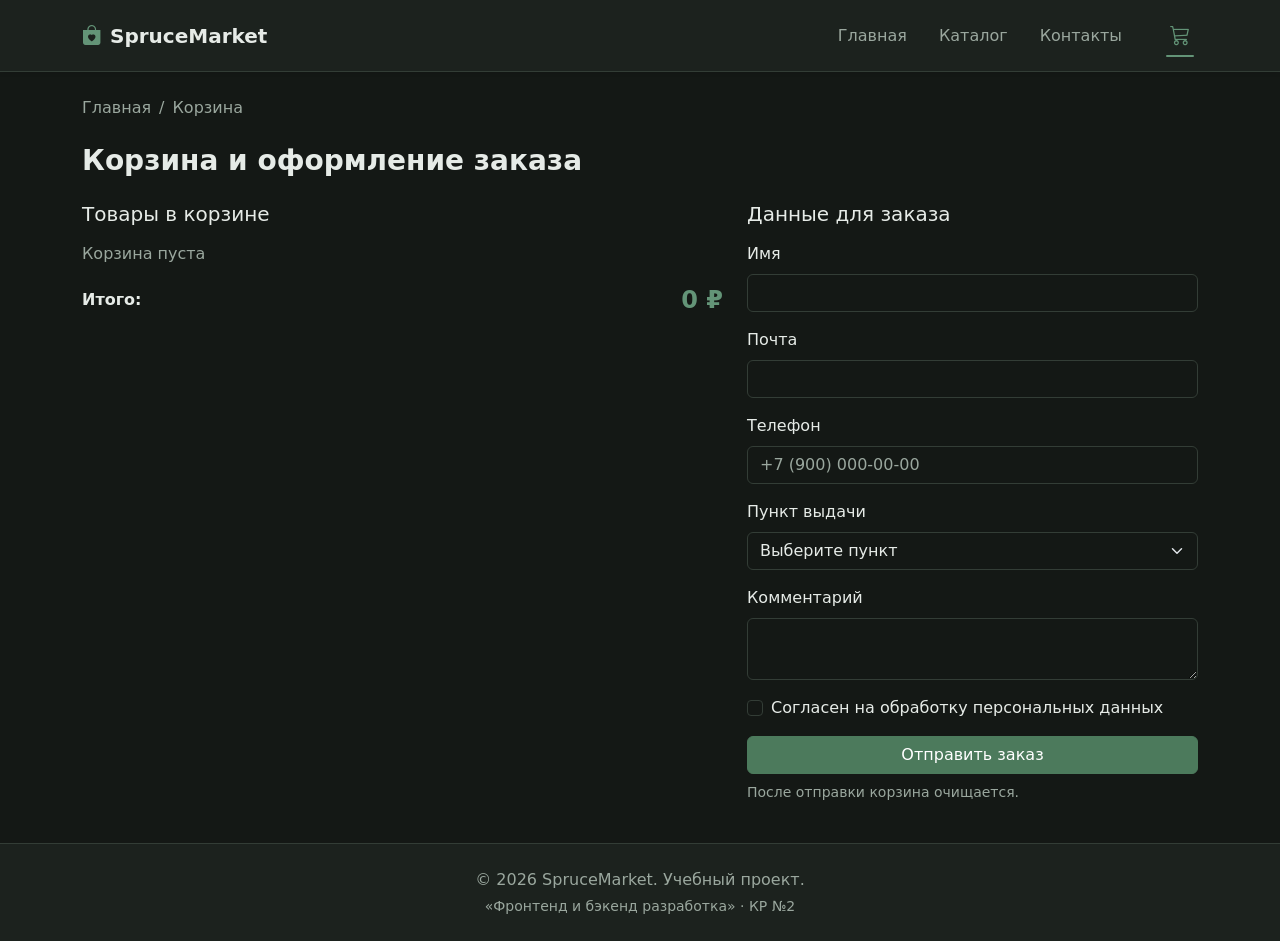
<file: order.html>
<!DOCTYPE html>
<html lang="ru" data-bs-theme="dark">
<head>
  <meta charset="UTF-8">
  <meta name="viewport" content="width=device-width, initial-scale=1.0">
  <meta name="description" content="Корзина и оформление заказа в SpruceMarket.">
  <title>Корзина — SpruceMarket</title>
  <link href="https://cdn.jsdelivr.net/npm/bootstrap@5.3.2/dist/css/bootstrap.min.css" rel="stylesheet">
  <link rel="stylesheet" href="https://cdn.jsdelivr.net/npm/bootstrap-icons@1.11.1/font/bootstrap-icons.css">
  <link rel="stylesheet" href="css/custom.css">
</head>
<body>

  <nav class="navbar navbar-expand-lg fixed-top shadow-sm site-navbar" aria-label="Основная навигация">
    <div class="container">
      <a class="navbar-brand site-navbar__brand" href="index.html">
        <i class="bi bi-bag-heart-fill me-2"></i>SpruceMarket
      </a>
      <button class="navbar-toggler site-navbar__toggler" type="button" data-bs-toggle="collapse" data-bs-target="#mainNavbar"
              aria-controls="mainNavbar" aria-expanded="false" aria-label="Открыть меню">
        <span class="navbar-toggler-icon"></span>
      </button>
      <div class="collapse navbar-collapse" id="mainNavbar">
        <ul class="navbar-nav ms-auto align-items-lg-center gap-lg-3">
          <li class="nav-item"><a class="nav-link site-navbar__link" href="index.html">Главная</a></li>
          <li class="nav-item"><a class="nav-link site-navbar__link" href="catalog.html">Каталог</a></li>
          <li class="nav-item"><a class="nav-link site-navbar__link" href="contacts.html">Контакты</a></li>
          <li class="nav-item ms-lg-3">
            <a class="nav-link site-navbar__cart d-flex align-items-center" href="order.html" aria-label="Корзина">
              <i class="bi bi-cart3 fs-5"></i>
              <span id="cart-count" class="badge rounded-pill bg-danger ms-1" style="display: none;">0</span>
            </a>
          </li>
        </ul>
      </div>
    </div>
  </nav>

  <main class="container my-4">
    <nav aria-label="breadcrumb" class="mb-4">
      <ol class="breadcrumb mb-0">
        <li class="breadcrumb-item"><a href="index.html" class="text-decoration-none breadcrumbs__link">Главная</a></li>
        <li class="breadcrumb-item active breadcrumbs__current">Корзина</li>
      </ol>
    </nav>

    <h1 class="h3 fw-bold mb-4">Корзина и оформление заказа</h1>

    <div class="row g-4">
      <div class="col-lg-7">
        <h2 class="h5 mb-3">Товары в корзине</h2>
        <div id="cart-list">
          <!-- Товары генерируются через JavaScript -->
        </div>
        <div class="d-flex justify-content-between align-items-center mt-3">
          <span class="fw-bold">Итого:</span>
          <span class="product-card__price fs-4" id="cart-total">0 ₽</span>
        </div>
      </div>

      <div class="col-lg-5">
        <h2 class="h5 mb-3">Данные для заказа</h2>
        <form id="checkout-form" class="needs-validation" novalidate>
          <div class="mb-3">
            <label for="checkout-name" class="form-label">Имя</label>
            <input type="text" class="form-control" id="checkout-name" required minlength="2">
            <div class="invalid-feedback">Введите имя (минимум 2 символа).</div>
          </div>
          <div class="mb-3">
            <label for="checkout-email" class="form-label">Почта</label>
            <input type="email" class="form-control" id="checkout-email" required>
            <div class="invalid-feedback">Введите корректный адрес почты.</div>
          </div>
          <div class="mb-3">
            <label for="checkout-phone" class="form-label">Телефон</label>
            <input type="tel" class="form-control" id="checkout-phone" placeholder="+7 (900) 000-00-00" pattern="^\+7 \(\d{3}\) \d{3}-\d{2}-\d{2}$" required>
            <div class="invalid-feedback">Формат: +7 (900) 000-00-00</div>
          </div>
          <div class="mb-3">
            <label for="checkout-pickup" class="form-label">Пункт выдачи</label>
            <select class="form-select" id="checkout-pickup" required>
              <option value="">Выберите пункт</option>
              <option value="center">Москва, ул. Центральная, 1</option>
              <option value="north">Москва, ул. Лесная, 12</option>
              <option value="south">Москва, ул. Болотная, 7</option>
            </select>
            <div class="invalid-feedback">Выберите пункт выдачи.</div>
          </div>
          <div class="mb-3">
            <label for="checkout-comment" class="form-label">Комментарий</label>
            <textarea class="form-control" id="checkout-comment" rows="2"></textarea>
          </div>
          <div class="mb-3 form-check">
            <input type="checkbox" class="form-check-input" id="checkout-agreement" required>
            <label class="form-check-label" for="checkout-agreement">Согласен на обработку персональных данных</label>
            <div class="invalid-feedback">Необходимо ваше согласие.</div>
          </div>
          <button type="submit" class="btn btn-primary w-100">Отправить заказ</button>
          <p class="form-text mt-2">После отправки корзина очищается.</p>
        </form>
      </div>
    </div>
  </main>

  <footer class="site-footer py-4">
    <div class="container text-center">
      <p class="mb-1">&copy; 2026 SpruceMarket. Учебный проект.</p>
      <p class="mb-0 small site-footer__text">«Фронтенд и бэкенд разработка» · КР №2</p>
    </div>
  </footer>

  <button id="backToTop" class="back-to-top" type="button" aria-label="Вернуться наверх">
    <i class="bi bi-arrow-up"></i>
  </button>

  <div class="toast-container">
    <div id="successToast" class="toast align-items-center text-white border-0" role="alert">
      <div class="d-flex">
        <div class="toast-body"><i class="bi bi-check-circle-fill me-2"></i>Заказ успешно оформлен!</div>
        <button type="button" class="btn-close btn-close-white me-2 m-auto" data-bs-dismiss="toast"></button>
      </div>
    </div>
  </div>

  <script src="https://cdn.jsdelivr.net/npm/bootstrap@5.3.2/dist/js/bootstrap.bundle.min.js"></script>
  <script src="js/products.js"></script>
  <script src="js/cart.js"></script>
  <script src="js/main.js"></script>
</body>
</html>
</file>
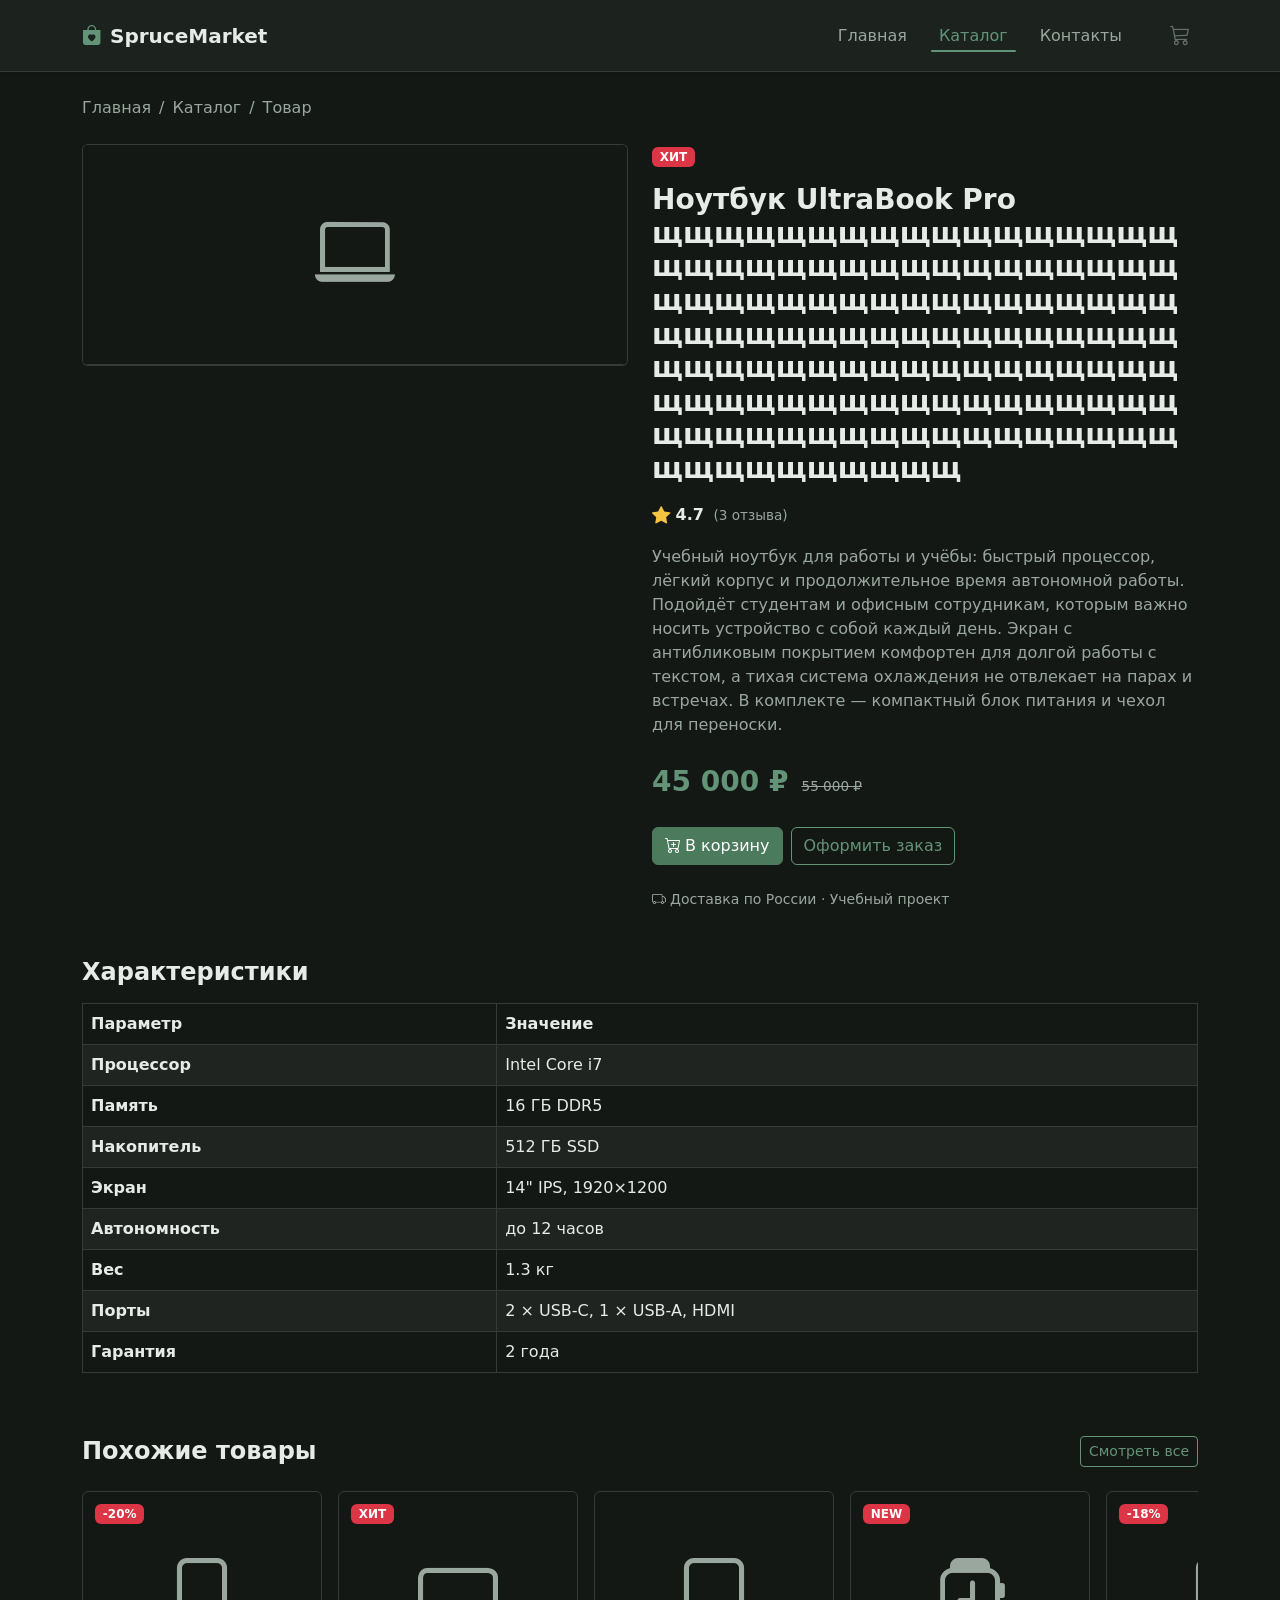
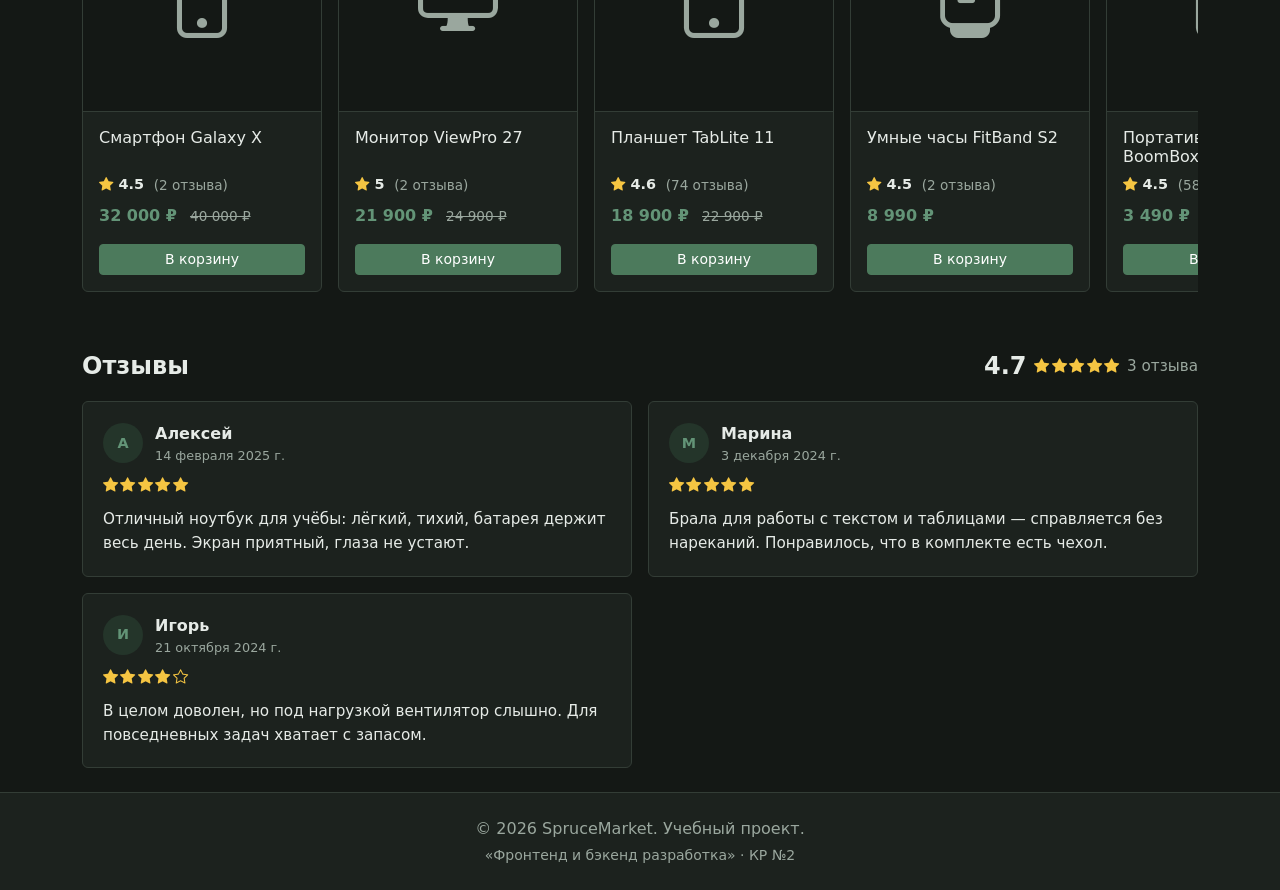
<file: product.html>
<!DOCTYPE html>
<html lang="ru" data-bs-theme="dark">
<head>
  <meta charset="UTF-8">
  <meta name="viewport" content="width=device-width, initial-scale=1.0">
  <meta name="description" content="Карточка товара в учебном интернет-магазине SpruceMarket.">
  <title>Карточка товара — SpruceMarket</title>
  <link href="https://cdn.jsdelivr.net/npm/bootstrap@5.3.2/dist/css/bootstrap.min.css" rel="stylesheet">
  <link rel="stylesheet" href="https://cdn.jsdelivr.net/npm/bootstrap-icons@1.11.1/font/bootstrap-icons.css">
  <link rel="stylesheet" href="css/custom.css">
</head>
<body>

  <nav class="navbar navbar-expand-lg fixed-top shadow-sm site-navbar" aria-label="Основная навигация">
    <div class="container">
      <a class="navbar-brand site-navbar__brand" href="index.html">
        <i class="bi bi-bag-heart-fill me-2"></i>SpruceMarket
      </a>
      <button class="navbar-toggler site-navbar__toggler" type="button" data-bs-toggle="collapse" data-bs-target="#mainNavbar"
              aria-controls="mainNavbar" aria-expanded="false" aria-label="Открыть меню">
        <span class="navbar-toggler-icon"></span>
      </button>
      <div class="collapse navbar-collapse" id="mainNavbar">
        <ul class="navbar-nav ms-auto align-items-lg-center gap-lg-3">
          <li class="nav-item"><a class="nav-link site-navbar__link" href="index.html">Главная</a></li>
          <li class="nav-item"><a class="nav-link site-navbar__link" href="catalog.html">Каталог</a></li>
          <li class="nav-item"><a class="nav-link site-navbar__link" href="contacts.html">Контакты</a></li>
          <li class="nav-item ms-lg-3">
            <a class="nav-link site-navbar__cart d-flex align-items-center" href="order.html" aria-label="Корзина">
              <i class="bi bi-cart3 fs-5"></i>
              <span id="cart-count" class="badge rounded-pill bg-danger ms-1" style="display: none;">0</span>
            </a>
          </li>
        </ul>
      </div>
    </div>
  </nav>

  <main class="container my-4">
    <nav aria-label="breadcrumb" class="mb-4">
      <ol class="breadcrumb mb-0">
        <li class="breadcrumb-item"><a href="index.html" class="text-decoration-none breadcrumbs__link">Главная</a></li>
        <li class="breadcrumb-item"><a href="catalog.html" class="text-decoration-none breadcrumbs__link">Каталог</a></li>
        <li class="breadcrumb-item active breadcrumbs__current" id="product-breadcrumb">Товар</li>
      </ol>
    </nav>

    <div class="row g-4" id="product-detail">
      <!-- Контент генерируется через JavaScript -->
    </div>
  </main>

  <footer class="site-footer py-4">
    <div class="container text-center">
      <p class="mb-1">&copy; 2026 SpruceMarket. Учебный проект.</p>
      <p class="mb-0 small site-footer__text">«Фронтенд и бэкенд разработка» · КР №2</p>
    </div>
  </footer>

  <button id="backToTop" class="back-to-top" type="button" aria-label="Вернуться наверх">
    <i class="bi bi-arrow-up"></i>
  </button>

  <div class="modal fade" id="orderModal" tabindex="-1" aria-labelledby="orderModalLabel" aria-hidden="true">
    <div class="modal-dialog modal-dialog-centered">
      <div class="modal-content">
        <div class="modal-header">
          <h5 class="modal-title" id="orderModalLabel">Оформление заказа</h5>
          <button type="button" class="btn-close" data-bs-dismiss="modal" aria-label="Закрыть"></button>
        </div>
        <div class="modal-body">
          <form id="orderForm" class="needs-validation" novalidate>
            <input type="hidden" id="selectedProduct" name="product">
            <div class="mb-3">
              <label for="orderName" class="form-label">Ваше имя</label>
              <input type="text" class="form-control" id="orderName" required minlength="2">
              <div class="invalid-feedback">Введите имя (минимум 2 символа).</div>
            </div>
            <div class="mb-3">
              <label for="orderPhone" class="form-label">Телефон</label>
              <input type="tel" class="form-control" id="orderPhone" placeholder="+7 (999) 000-00-00" pattern="^\+7 \(\d{3}\) \d{3}-\d{2}-\d{2}$" required>
              <div class="invalid-feedback">Формат: +7 (999) 000-00-00</div>
            </div>
            <div class="mb-3 form-check">
              <input type="checkbox" class="form-check-input" id="orderAgreement" required>
              <label class="form-check-label" for="orderAgreement">Согласен на обработку персональных данных</label>
              <div class="invalid-feedback">Необходимо ваше согласие.</div>
            </div>
            <button type="submit" class="btn btn-primary w-100">Подтвердить заказ</button>
          </form>
        </div>
      </div>
    </div>
  </div>

  <div class="toast-container">
    <div id="successToast" class="toast align-items-center text-white border-0" role="alert">
      <div class="d-flex">
        <div class="toast-body"><i class="bi bi-check-circle-fill me-2"></i>Товар добавлен в корзину!</div>
        <button type="button" class="btn-close btn-close-white me-2 m-auto" data-bs-dismiss="toast"></button>
      </div>
    </div>
  </div>

  <script src="https://cdn.jsdelivr.net/npm/bootstrap@5.3.2/dist/js/bootstrap.bundle.min.js"></script>
  <script src="js/products.js"></script>
  <script src="js/cart.js"></script>
  <script src="js/main.js"></script>
</body>
</html>
</file>
<file: css/custom.css>
:root {
  --bg: #141815;
  --surface: #1c221e;
  --surface-2: #232b26;
  --border: #333d36;
  --text: #e6ebe7;
  --muted: #9aa79e;
  --accent: #4c7a5c;
  --accent-hover: #639477;
  --accent-soft: #24352a;
  --danger: #b85c5c;
  --header-h: 72px;

  /* Подключаем палитру к переменным Bootstrap */
  --bs-primary: #4c7a5c;
  --bs-primary-rgb: 76, 122, 92;
  --bs-link-color: var(--accent-hover);
  --bs-link-color-rgb: 99, 148, 119;
  --bs-link-hover-color: #7fb094;
  --bs-body-bg: var(--bg);
  --bs-body-color: var(--text);
  --bs-border-color: var(--border);
  --bs-secondary-color: var(--muted);
  --bs-emphasis-color: var(--text);
}

html { scroll-padding-top: calc(var(--header-h) + 16px); }

body {
  padding-top: var(--header-h);
  background-color: var(--bg);
  color: var(--text);
  display: flex;
  flex-direction: column;
  min-height: 100vh;
}

main { flex: 1 0 auto; }
footer { flex-shrink: 0; }
[hidden] { display: none !important; }

.text-muted { color: var(--muted) !important; }
.lead { color: var(--muted); }

/* Ссылки в контенте */
a { color: var(--accent-hover); }
a:hover { color: #7fb094; }

/* === 1. ШАПКА (блок site-navbar) === */
.site-navbar {
  min-height: var(--header-h);
  background-color: var(--surface) !important;
  border-bottom: 1px solid var(--border);
}
.site-navbar__brand { color: var(--text); font-weight: 700; }
.site-navbar__brand i { color: var(--accent-hover); }
.site-navbar__link {
  color: var(--muted);
  transition: color .2s;
}
.site-navbar__link:hover,
.site-navbar__link:focus-visible { color: var(--text); }
.site-navbar__link--active {
  color: var(--accent-hover);
  position: relative;
}
.site-navbar__link--active::after {
  content: "";
  position: absolute;
  left: 0;
  right: 0;
  bottom: 4px;
  height: 2px;
  background-color: var(--accent-hover);
  border-radius: 2px;
}
.site-navbar__link:focus-visible {
  outline: 2px solid var(--accent-hover);
  outline-offset: 4px;
  border-radius: 4px;
}
.site-navbar__toggler { border-color: var(--border); }

.site-navbar__cart {
  color: var(--muted) !important;
  opacity: 0.6;
  transition: opacity 0.2s, color .2s;
}
.site-navbar__cart:hover {
  opacity: 1;
  color: var(--text) !important;
}
/* Активная корзина: подчёркиваем только иконку */
.site-navbar__cart.site-navbar__link--active {
  color: var(--accent-hover) !important;
  opacity: 1;
}
.site-navbar__cart.site-navbar__link--active::after {
  display: none; /* убираем общее подчёркивание */
}
.site-navbar__cart.site-navbar__link--active .bi {
  position: relative;
}
.site-navbar__cart.site-navbar__link--active .bi::after {
  content: "";
  position: absolute;
  left: -4px;
  right: -4px;
  bottom: -6px;
  height: 2px;
  background-color: var(--accent-hover);
  border-radius: 2px;
}

/* === 2. КНОПКИ (тема Bootstrap — оставляем как есть) === */
.btn-primary {
  --bs-btn-bg: var(--accent);
  --bs-btn-border-color: var(--accent);
  --bs-btn-hover-bg: var(--accent-hover);
  --bs-btn-hover-border-color: var(--accent-hover);
  --bs-btn-active-bg: #3e6549;
  --bs-btn-active-border-color: #3e6549;
  --bs-btn-disabled-bg: var(--accent);
  --bs-btn-disabled-border-color: var(--accent);
  --bs-btn-focus-shadow-rgb: 99, 148, 119;
}

.btn-outline-primary {
  --bs-btn-color: var(--accent-hover);
  --bs-btn-border-color: var(--accent-hover);
  --bs-btn-hover-bg: var(--accent);
  --bs-btn-hover-border-color: var(--accent);
  --bs-btn-hover-color: #fff;
  --bs-btn-active-bg: #3e6549;
  --bs-btn-active-border-color: #3e6549;
  --bs-btn-active-color: #fff;
  --bs-btn-focus-shadow-rgb: 99, 148, 119;
}

/* === 3. ХЛЕБНЫЕ КРОШКИ (Bootstrap .breadcrumb оставляем, свои классы — для тем) === */
.breadcrumbs__link { color: var(--muted); transition: color .2s; }
.breadcrumbs__link:hover { color: var(--accent-hover); }
.breadcrumbs__current { color: var(--text); }

/* === 4. КАРТОЧКА ТОВАРА (блок product-card) === */
.product-card {
  overflow: hidden;
  background-color: var(--surface);
  border: 1px solid var(--border);
  transition: transform 0.18s ease, border-color 0.18s ease, box-shadow 0.18s ease;
}
.product-card:hover {
  transform: translateY(-3px);
  border-color: var(--accent-hover);
  box-shadow: 0 8px 24px rgba(0, 0, 0, .35);
}

.product-card__badge {
  position: absolute;
  top: 12px;
  left: 12px;
  z-index: 2;
}

.product-card__image {
  height: 220px;
  display: flex;
  align-items: center;
  justify-content: center;
  background-color: var(--bg);
  border-bottom: 1px solid var(--border);
  text-decoration: none;
  border-top-left-radius: calc(var(--bs-border-radius) - 1px);
  border-top-right-radius: calc(var(--bs-border-radius) - 1px);
  transition: background-color .18s ease;
}
.product-card__image:hover { background-color: var(--accent-soft); }

.product-card__icon {
  font-size: 5rem;
  color: var(--muted) !important;
  transition: color .18s ease, transform .18s ease;
}
.product-card__image:hover .product-card__icon {
  color: var(--accent-hover) !important;
  transform: scale(1.05);
}

.product-card__title {
  transition: color .18s;
  /* Название занимает максимум две строки, дальше — троеточие */
  display: -webkit-box;
  -webkit-line-clamp: 2;
  -webkit-box-orient: vertical;
  overflow: hidden;
  min-height: 2.4em; /* резервируем место под две строки, чтобы карточки не «прыгали» */
}
/* На странице товара название не обрезаем по строкам — показываем полностью */
.product-card__title--detail {
  display: block;
  -webkit-line-clamp: unset;
  -webkit-box-orient: initial;
  overflow: visible;
  min-height: 0;
  /* Защита по горизонтали: длинные слова и URL не вылезают за колонку */
  overflow-wrap: anywhere;
  word-break: break-word;
  hyphens: auto;
}
/* Название в карточке корзины — одна строка с обрезкой по ширине */
.product-card__title--cart {
  display: block;
  white-space: nowrap;
  overflow: hidden;
  text-overflow: ellipsis;
  -webkit-line-clamp: unset;
  -webkit-box-orient: initial;
  min-height: 0;
  max-width: 100%;
}

/* Разрешаем flex-элементам сжиматься, чтобы название обрезалось, а не растягивало карточку */
.cart-item__info,
.cart-item__text {
  min-width: 0;
}
.product-card:hover .product-card__title { color: var(--accent-hover); }

.product-card__rating {
  display: flex;
  align-items: center;
  gap: 0.35rem;
  font-size: 0.9rem;
  color: var(--text);
}
.product-card__rating {
  display: flex;
  align-items: center;
  gap: 0.35rem;
  font-size: 0.9rem;
  color: var(--text);
}
.product-card__rating .bi-star-fill { color: #f5c542; }
.product-card__rating-value { font-weight: 600; }
.product-card__rating-reviews { font-size: 0.85rem; }

/* Фиксированная высота карточки в сетках (главная, каталог) */
#popular-grid .product-card,
#catalog-grid .product-card {
  height: 420px;
}

/* Модификатор для страницы товара */
.product-card__rating--lg { font-size: 1rem; }
.product-card__rating--lg .bi-star-fill { font-size: 1.15rem; }
.product-card__rating-value { font-weight: 600; }
.product-card__rating-reviews { font-size: 0.85rem; }

/* Модификатор для страницы товара */
.product-card__rating--lg {
  font-size: 1rem;
}
.product-card__rating--lg .bi-star-fill { font-size: 1.15rem; }

.product-card__price { color: var(--accent-hover); font-weight: 700; }
.product-card__old-price { color: var(--muted); text-decoration: line-through; font-size: 0.85rem; }

/* === 5. КАТАЛОГ (блок catalog) === */
.catalog {
  display: grid;
  grid-template-columns: 260px 1fr;
  grid-template-areas: "filters products";
  gap: 1.5rem;
}
.catalog__filters { grid-area: filters; }
.catalog__products { grid-area: products; }
.catalog__grid {
  display: grid;
  grid-template-columns: repeat(3, minmax(0, 1fr));
  gap: 1rem;
}

.catalog__sidebar {
  position: sticky;
  top: calc(var(--header-h) + 16px);
  align-self: flex-start;
}

@media (max-width: 991.98px) {
  .catalog {
    grid-template-columns: 1fr;
    grid-template-areas:
      "filters"
      "products";
  }
  .catalog__grid { grid-template-columns: repeat(2, minmax(0, 1fr)); }
  .catalog__sidebar { position: static; top: auto; }
}

@media (max-width: 575.98px) {
  .catalog__grid { grid-template-columns: 1fr; }
}

/* === 5.1. ПОХОЖИЕ ТОВАРЫ (блок related) === */
.related__header {
  display: flex;
  justify-content: space-between;
  align-items: center;
  gap: 1rem;
  margin-bottom: 1rem;
}

.related__track {
  display: flex;
  gap: 1rem;
  overflow-x: auto;
  padding-top: 0.5rem;      /* запас под hover-подъём */
  padding-bottom: 0.75rem;  /* было — под скроллбар */
  scroll-snap-type: x mandatory;
  scrollbar-width: thin;
  scrollbar-color: var(--accent) var(--surface-2);
  padding-left: 2px;
  padding-right: 2px;
}

.related__track::-webkit-scrollbar {
  height: 8px;
}
.related__track::-webkit-scrollbar-track {
  background-color: var(--surface-2);
  border-radius: 999px;
}
.related__track::-webkit-scrollbar-thumb {
  background-color: var(--accent);
  border-radius: 999px;
}
.related__track::-webkit-scrollbar-thumb:hover {
  background-color: var(--accent-hover);
}

.product-card--related {
  flex: 0 0 240px;
  scroll-snap-align: start;
}

.product-card--related {
  height: 420px;
}

@media (max-width: 575.98px) {
  .product-card--related { flex-basis: 200px; }
}

/* === 5.2. ОТЗЫВЫ (блок reviews) === */
.reviews {
  display: flex;
  flex-direction: column;
  gap: 1.25rem;
}

.reviews__header {
  display: flex;
  align-items: center;
  justify-content: space-between;
  gap: 1rem;
  flex-wrap: wrap;
}

.reviews__summary {
  display: flex;
  align-items: center;
  gap: 0.5rem;
  color: var(--muted);
  font-size: 0.95rem;
}

.reviews__average {
  font-size: 1.5rem;
  font-weight: 700;
  color: var(--text);
  line-height: 1;
}

.reviews__stars {
  display: inline-flex;
  gap: 0.15rem;
  color: #f5c542;
  font-size: 0.95rem;
}

.reviews__count {
  color: var(--muted);
}

.reviews__list {
  display: grid;
  grid-template-columns: repeat(2, minmax(0, 1fr));
  gap: 1rem;
}

@media (max-width: 767.98px) {
  .reviews__list { grid-template-columns: 1fr; }
}

.reviews__item {
  display: flex;
  flex-direction: column;
  gap: 0.6rem;
  padding: 1.25rem;
  background-color: var(--surface);
  border: 1px solid var(--border);
  border-radius: var(--bs-border-radius);
  transition: border-color 0.18s ease;
}

.reviews__item:hover {
  border-color: var(--accent-hover);
}

.reviews__author {
  display: flex;
  align-items: center;
  gap: 0.75rem;
}

.reviews__initials {
  display: inline-flex;
  align-items: center;
  justify-content: center;
  width: 40px;
  height: 40px;
  border-radius: 50%;
  background-color: var(--accent-soft);
  color: var(--accent-hover);
  font-weight: 700;
  font-size: 0.9rem;
  flex-shrink: 0;
}

.reviews__name {
  font-weight: 600;
  color: var(--text);
}

.reviews__date {
  font-size: 0.8rem;
  color: var(--muted);
}

.reviews__text {
  color: var(--text);
  line-height: 1.6;
  font-size: 0.95rem;
}

/* === 6. КНОПКА «НАВЕРХ» (блок back-to-top) === */
.back-to-top {
  position: fixed;
  right: 24px;
  bottom: 24px;
  width: 48px;
  height: 48px;
  border-radius: 50%;
  border: 1px solid var(--accent-hover);
  background-color: var(--accent);
  color: #fff;
  z-index: 1045;
  opacity: 0;
  visibility: hidden;
  transition: opacity 0.2s ease, visibility 0.2s ease, background-color 0.2s ease;
  display: flex;
  align-items: center;
  justify-content: center;
}
.back-to-top--visible {
  opacity: 1;
  visibility: visible;
}
.back-to-top:hover {
  background-color: var(--accent-hover);
  color: #fff;
}

/* === 7. ФОРМЫ (Bootstrap-классы оставляем) === */
.form-control, .form-select {
  background-color: var(--bg);
  border-color: var(--border);
  color: var(--text);
}
.form-control:focus, .form-select:focus {
  background-color: var(--bg);
  border-color: var(--accent-hover);
  color: var(--text);
  box-shadow: 0 0 0 0.2rem rgba(99, 148, 119, 0.25);
}
.form-label, .form-check-label { color: var(--text); }
.form-text { color: var(--muted); }

.form-check-input:checked {
  background-color: var(--accent);
  border-color: var(--accent);
}
.form-check-input:focus {
  border-color: var(--accent-hover);
  box-shadow: 0 0 0 .2rem rgba(99, 148, 119, .25);
}
.form-check-input:checked:focus {
  box-shadow: 0 0 0 .2rem rgba(99, 148, 119, .35);
}

/* === 8. МОДАЛКИ (Bootstrap-классы оставляем) === */
.modal-content {
  background-color: var(--surface);
  border: 1px solid var(--border);
  color: var(--text);
}
.modal-header, .modal-footer { border-color: var(--border); }
.btn-close { filter: invert(1) grayscale(100%) brightness(200%); }

/* === 9. TOAST (Bootstrap-классы оставляем) === */
.toast-container {
  position: fixed;
  top: calc(var(--header-h) + 12px);
  right: 16px;
  z-index: 1090;
}
.toast {
  background-color: var(--accent-soft);
  border: 1px solid var(--accent-hover);
  color: var(--text);
}

/* === 10. ПОДВАЛ (блок site-footer) === */
.site-footer {
  background-color: var(--surface);
  border-top: 1px solid var(--border);
  color: var(--muted);
}
.site-footer__text { color: var(--muted); }

/* === FAQ (блок faq) === */
.faq {
  display: grid;
  gap: 0.75rem;
}

.faq__item {
  background-color: var(--surface);
  border: 1px solid var(--border);
  border-radius: var(--bs-border-radius);
  overflow: hidden;
  transition: border-color 0.18s ease;
}

.faq__item[open] {
  border-color: var(--accent-hover);
}

.faq__item:hover {
  border-color: var(--accent-hover);
}

.faq__question {
  display: flex;
  align-items: center;
  justify-content: space-between;
  gap: 1rem;
  padding: 1rem 1.25rem;
  font-weight: 600;
  color: var(--text);
  cursor: pointer;
  list-style: none;
  user-select: none;
  transition: color 0.18s ease, background-color 0.18s ease;
}

.faq__question::-webkit-details-marker {
  display: none;
}

.faq__question::after {
  content: "\F282"; /* bi-chevron-down */
  font-family: "bootstrap-icons";
  font-size: 0.9rem;
  color: var(--muted);
  transition: transform 0.2s ease, color 0.2s ease;
  flex-shrink: 0;
}

.faq__item[open] .faq__question::after {
  transform: rotate(180deg);
  color: var(--accent-hover);
}

.faq__question:hover {
  background-color: var(--accent-soft);
  color: var(--accent-hover);
}

.faq__question:focus-visible {
  outline: 2px solid var(--accent-hover);
  outline-offset: -2px;
}

.faq__answer {
  padding: 0 1.25rem 1rem;
  color: var(--muted);
  line-height: 1.6;
  font-size: 0.95rem;
}

/* Плавное появление ответа */
.faq__item[open] .faq__answer {
  animation: faq-fade 0.2s ease;
}

@keyframes faq-fade {
  from { opacity: 0; transform: translateY(-4px); }
  to   { opacity: 1; transform: translateY(0); }
}

/* === ЗВЁЗДЫ РЕЙТИНГА В ФОРМЕ === */
.rating {
  display: inline-flex;
  gap: 0.15rem;
}

.rating__star {
  background: none;
  border: 0;
  padding: 0.2rem;
  line-height: 1;
  cursor: pointer;
  border-radius: 6px;
  transition: transform 0.15s ease;
}

.rating__star .bi {
  font-size: 1.5rem;
  color: var(--border);
  transition: color 0.15s ease, transform 0.15s ease;
}

.rating__star.is-active .bi {
  color: #f5c542;
}

.rating__star:hover .bi,
.rating__star:focus-visible .bi {
  transform: scale(1.08);
}

.rating__star:focus-visible {
  outline: 2px solid var(--accent-hover);
  outline-offset: 2px;
}

.rating__hint {
  margin: 0.25rem 0 0;
  font-size: 0.85rem;
  color: var(--muted);
  min-height: 1.2em;
}

/* === CHIP-КНОПКИ === */
.chips {
  display: flex;
  flex-wrap: wrap;
  gap: 0.5rem;
}

.chips__item {
  padding: 0.3rem 0.85rem;
  border: 1px solid var(--border);
  border-radius: 999px;
  background-color: var(--bg);
  color: var(--muted);
  font-size: 0.85rem;
  cursor: pointer;
  transition: background-color 0.18s ease, color 0.18s ease, border-color 0.18s ease;
}

.chips__item:hover {
  color: var(--text);
  border-color: var(--accent-hover);
}

.chips__item:focus-visible {
  outline: 2px solid var(--accent-hover);
  outline-offset: 2px;
}

.chips__item.is-active {
  background-color: var(--accent);
  border-color: var(--accent);
  color: #fff;
}
</file>
